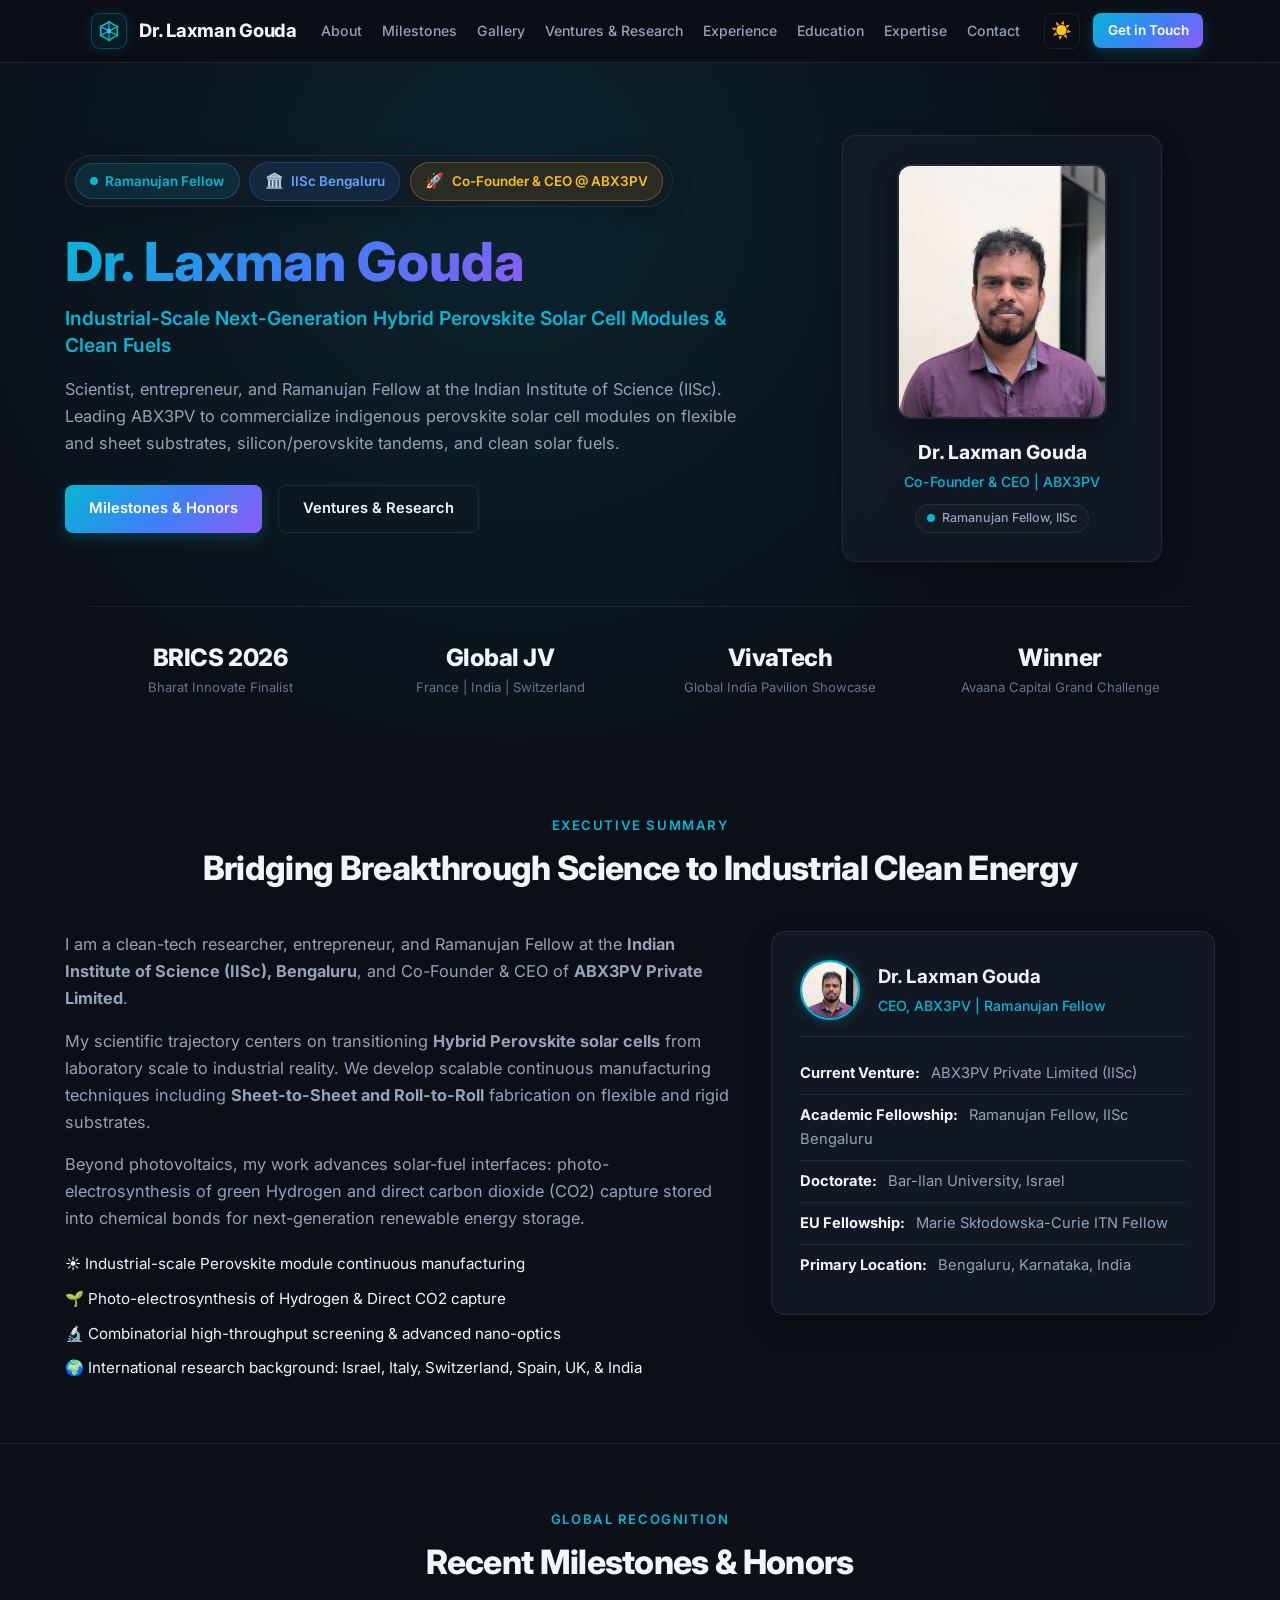
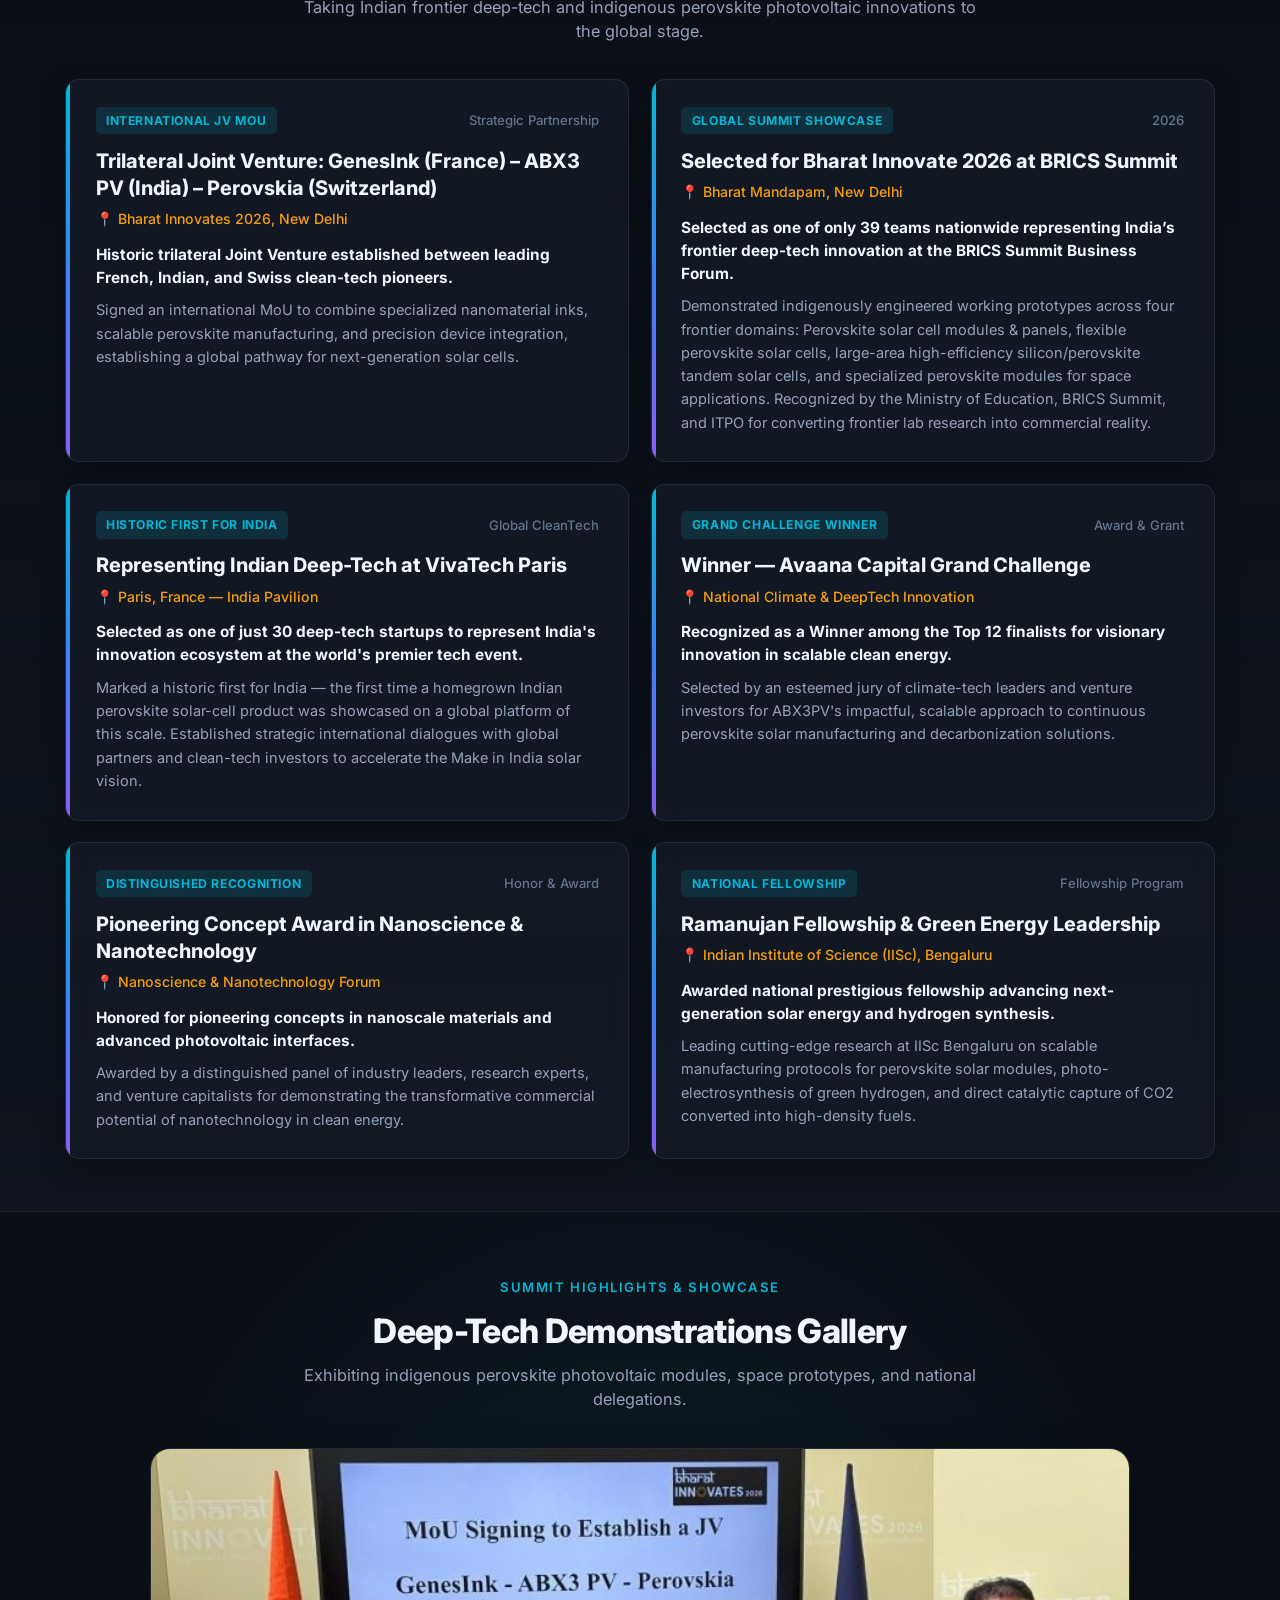
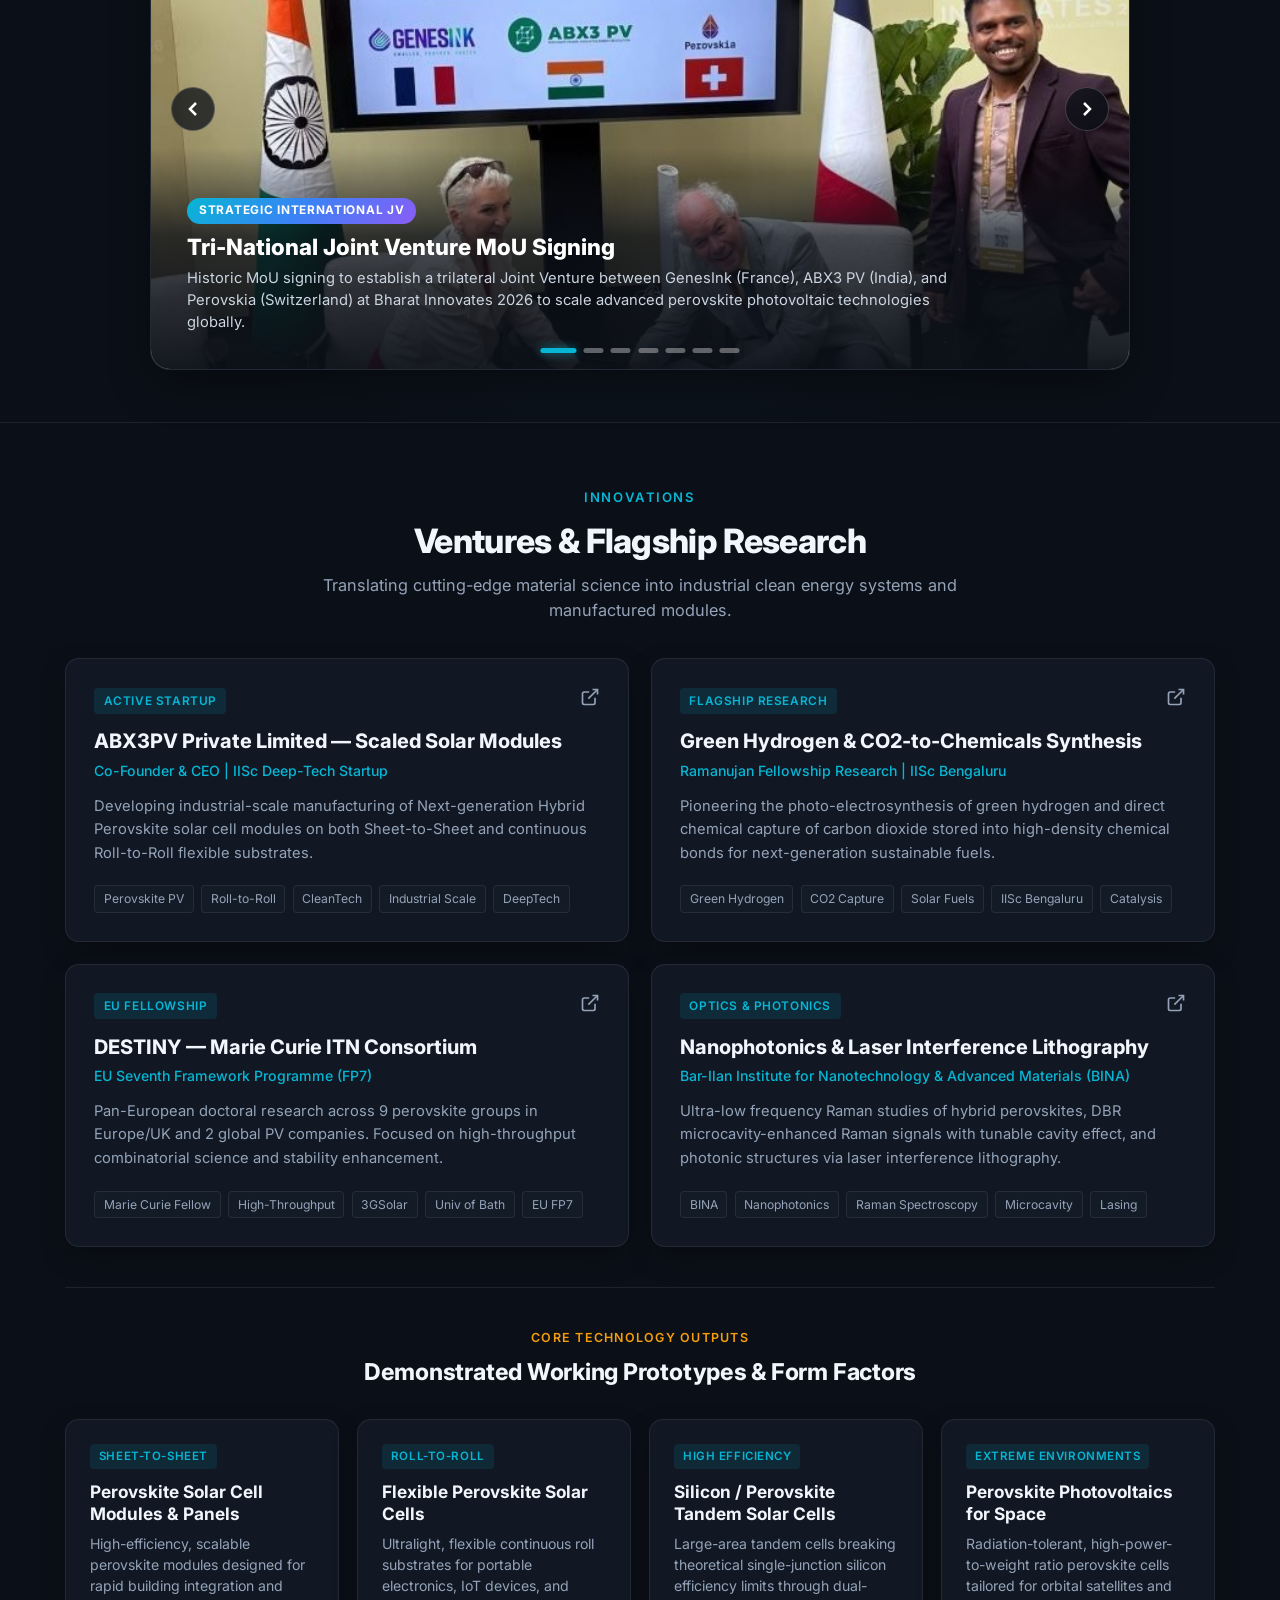
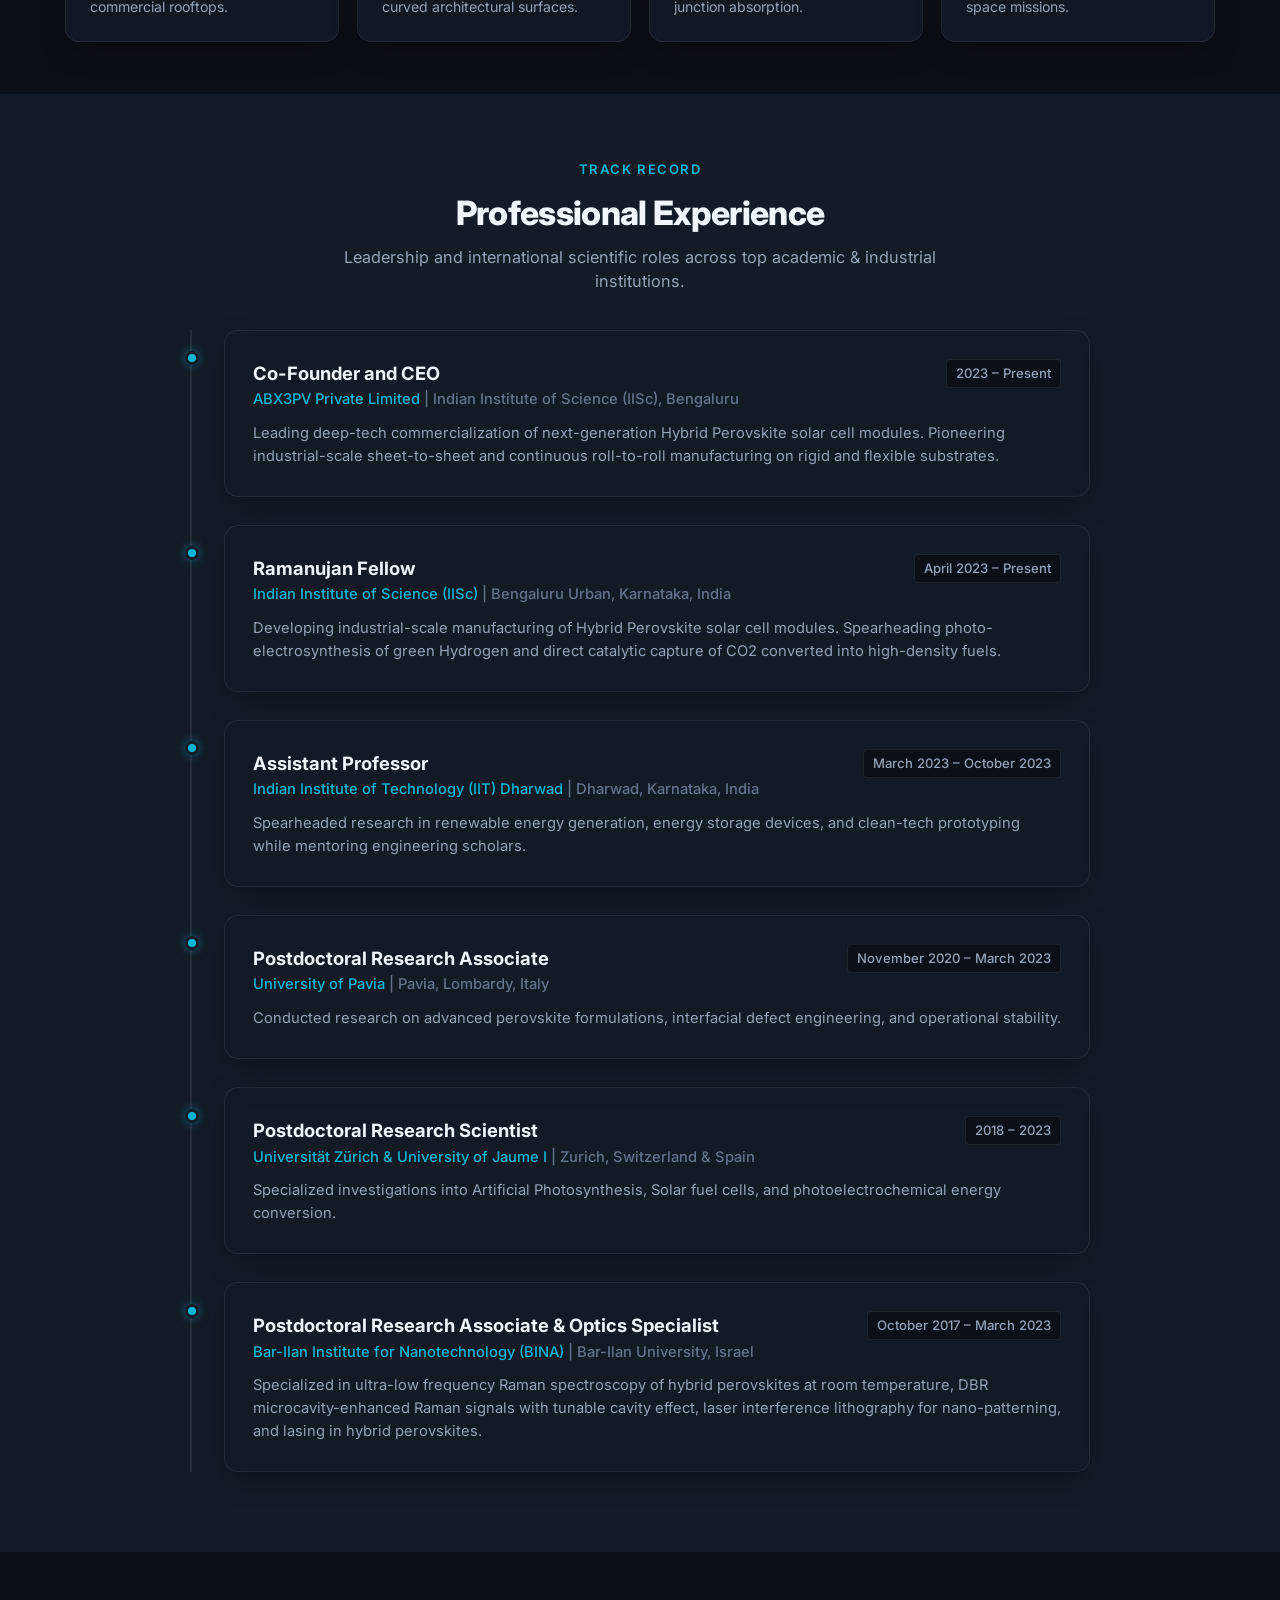
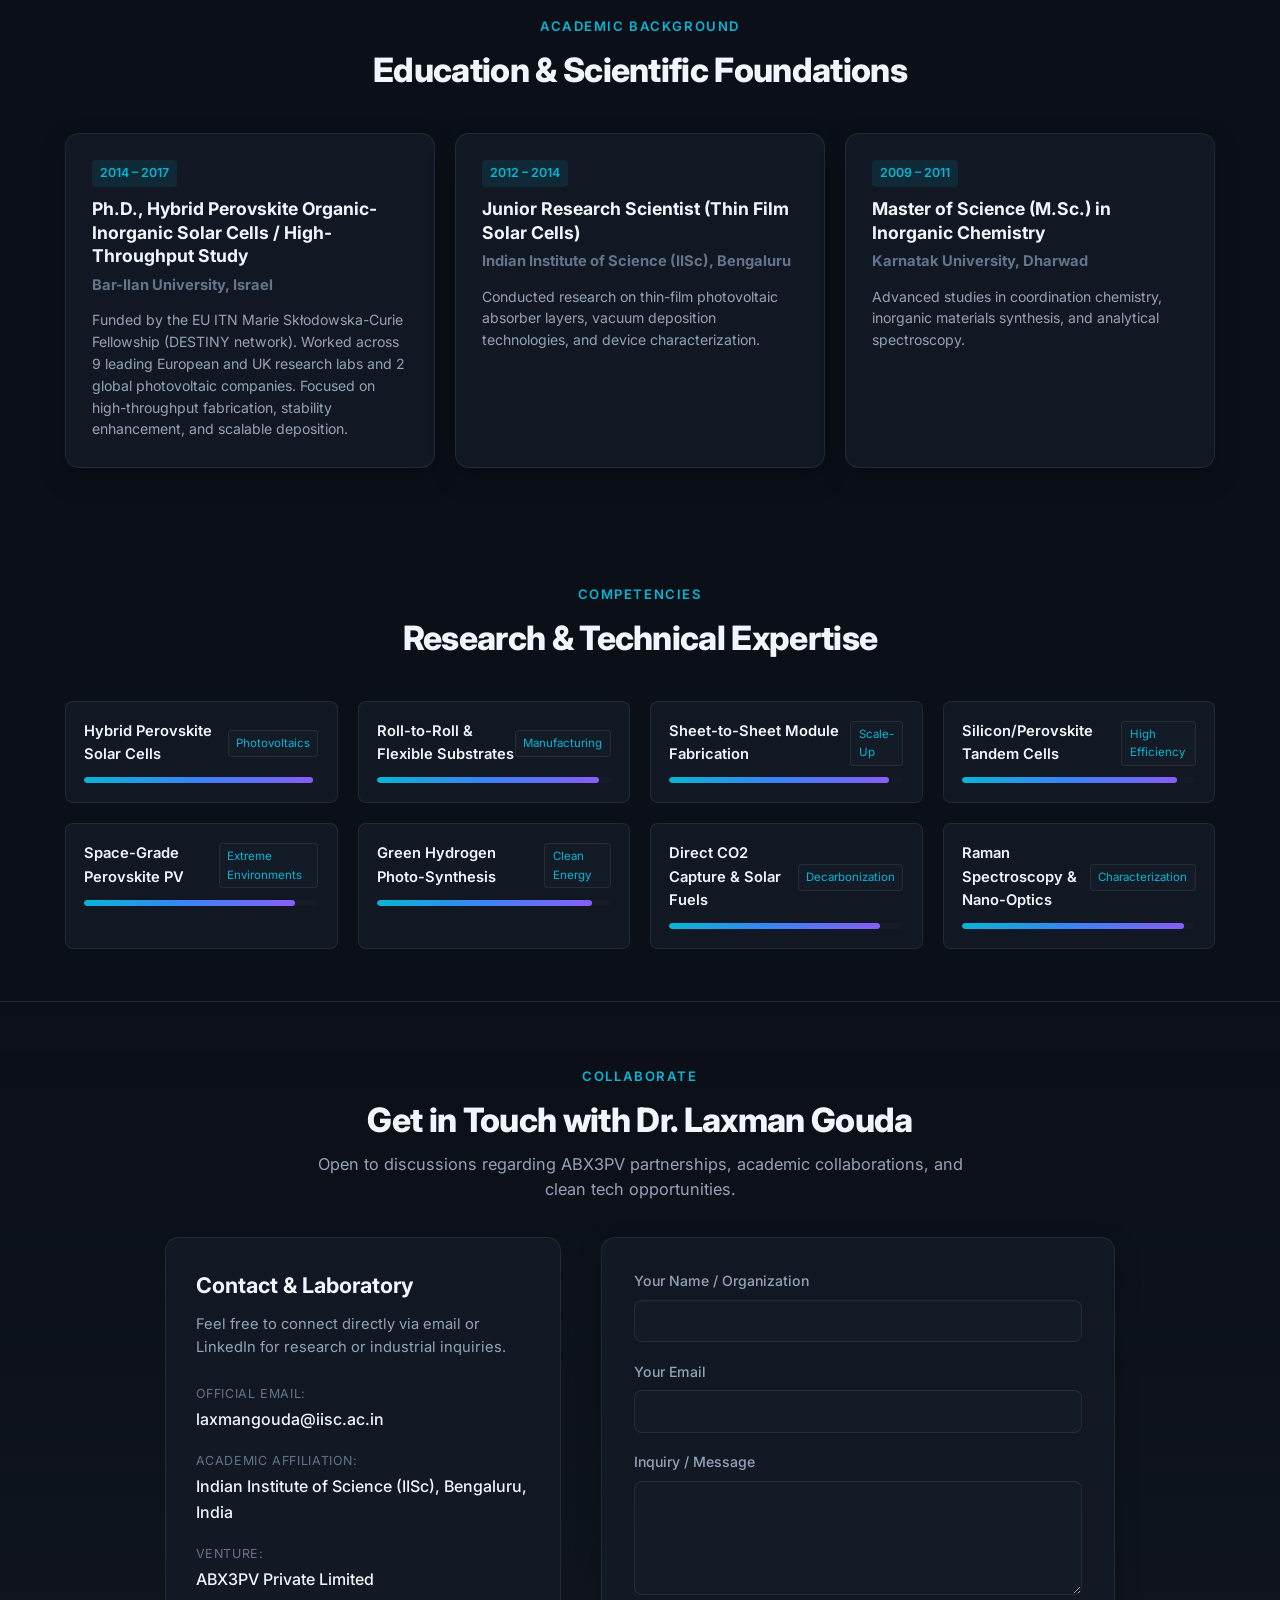
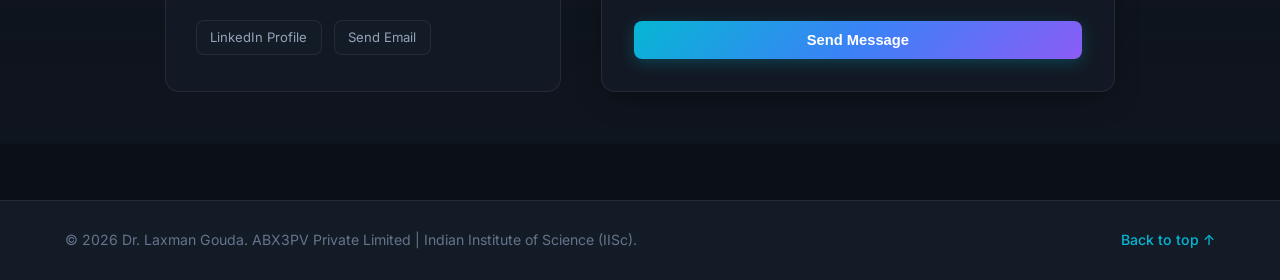
<file: index.html>
﻿<!DOCTYPE html>
<html lang="en" data-theme="dark">
<head>
    <meta charset="UTF-8">
    <meta name="viewport" content="width=device-width, initial-scale=1.0">
    <title>Dr. Laxman Gouda | Co-Founder &amp; CEO, ABX3PV | Ramanujan Fellow at IISc Bengaluru</title>
    <meta name="description" content="Industrial-Scale Next-Generation Hybrid Perovskite Solar Cell Modules &amp; Clean Fuels">
    <link rel="stylesheet" href="/static/css/style.css">
    <link rel="preconnect" href="https://fonts.googleapis.com">
    <link rel="preconnect" href="https://fonts.gstatic.com" crossorigin>
    <link href="https://fonts.googleapis.com/css2?family=Inter:wght@300;400;500;600;700;800&family=JetBrains+Mono:wght@400;500;600&display=swap" rel="stylesheet">
</head>
<body>
    <!-- Navigation Bar -->
    <header class="navbar" id="navbar">
        <div class="nav-container">
            <a href="#" class="brand-logo" title="Dr. Laxman Gouda">
                <!-- Professional Perovskite (ABX3) Crystal Lattice Logo -->
                <span class="brand-emblem" aria-hidden="true">
                    <svg width="22" height="22" viewBox="0 0 24 24" fill="none" xmlns="http://www.w3.org/2000/svg">
                        <polygon points="12,2 21,7.2 21,16.8 12,22 3,16.8 3,7.2" stroke="url(#perovGrad)" stroke-width="1.7" stroke-linejoin="round" fill="rgba(6, 182, 212, 0.08)"/>
                        <line x1="12" y1="12" x2="12" y2="2" stroke="url(#perovGrad)" stroke-width="1.4"/>
                        <line x1="12" y1="12" x2="21" y2="7.2" stroke="url(#perovGrad)" stroke-width="1.4"/>
                        <line x1="12" y1="12" x2="3" y2="7.2" stroke="url(#perovGrad)" stroke-width="1.4"/>
                        <line x1="12" y1="12" x2="12" y2="22" stroke="url(#perovGrad)" stroke-width="1.4"/>
                        <line x1="12" y1="12" x2="21" y2="16.8" stroke="url(#perovGrad)" stroke-width="1.4"/>
                        <line x1="12" y1="12" x2="3" y2="16.8" stroke="url(#perovGrad)" stroke-width="1.4"/>
                        <circle cx="12" cy="12" r="2.5" fill="#38bdf8"/>
                        <circle cx="12" cy="2" r="1.3" fill="#10b981"/>
                        <circle cx="21" cy="7.2" r="1.3" fill="#10b981"/>
                        <circle cx="21" cy="16.8" r="1.3" fill="#10b981"/>
                        <circle cx="12" cy="22" r="1.3" fill="#10b981"/>
                        <circle cx="3" cy="16.8" r="1.3" fill="#10b981"/>
                        <circle cx="3" cy="7.2" r="1.3" fill="#10b981"/>
                        <defs>
                            <linearGradient id="perovGrad" x1="3" y1="2" x2="21" y2="22" gradientUnits="userSpaceOnUse">
                                <stop stop-color="#38bdf8"/>
                                <stop offset="0.5" stop-color="#06b6d4"/>
                                <stop offset="1" stop-color="#10b981"/>
                            </linearGradient>
                        </defs>
                    </svg>
                </span>
                <span class="brand-text">Dr. Laxman Gouda</span>
            </a>
            <nav class="nav-links">
                <a href="#about" class="nav-link">About</a>
                <a href="#highlights" class="nav-link">Milestones</a>
                <a href="#gallery" class="nav-link">Gallery</a>
                <a href="#ventures" class="nav-link">Ventures &amp; Research</a>
                <a href="#experience" class="nav-link">Experience</a>
                <a href="#education" class="nav-link">Education</a>
                <a href="#expertise" class="nav-link">Expertise</a>
                <a href="#contact" class="nav-link">Contact</a>
            </nav>
            <div class="nav-actions">
                <button class="theme-toggle" id="themeToggle" aria-label="Toggle color theme">
                    <span class="theme-icon sun-icon">☀️</span>
                    <span class="theme-icon moon-icon">🌙</span>
                </button>
                <a href="mailto:laxmangouda@iisc.ac.in" class="btn btn-primary btn-sm">Get in Touch</a>
            </div>
        </div>
    </header>

    <main>
        <!-- Hero Section with Profile Photo -->
        <section class="hero-section" id="hero">
            <div class="container hero-layout">
                <div class="hero-content">
                    <div class="hero-badge-group">
                        <div class="hero-pill hero-pill-fellow">
                            <span class="pulse-dot"></span>
                            <span class="pill-label">Ramanujan Fellow</span>
                        </div>
                        <div class="hero-pill hero-pill-inst">
                            <span class="pill-icon">🏛️</span>
                            <span class="pill-label">IISc Bengaluru</span>
                        </div>
                        <div class="hero-pill hero-pill-venture">
                            <span class="pill-icon">🚀</span>
                            <span class="pill-label">Co-Founder &amp; CEO @ ABX3PV</span>
                        </div>
                    </div>

                    <h1 class="hero-title">
                        <span class="gradient-text">Dr. Laxman Gouda</span>
                    </h1>
                    <p class="hero-subtitle">Industrial-Scale Next-Generation Hybrid Perovskite Solar Cell Modules &amp; Clean Fuels</p>
                    <p class="hero-description">Scientist, entrepreneur, and Ramanujan Fellow at the Indian Institute of Science (IISc). Leading ABX3PV to commercialize indigenous perovskite solar cell modules on flexible and sheet substrates, silicon/perovskite tandems, and clean solar fuels.</p>

                    <div class="hero-actions">
                        <a href="#highlights" class="btn btn-primary">Milestones &amp; Honors</a>
                        <a href="#ventures" class="btn btn-outline">Ventures &amp; Research</a>
                    </div>
                </div>

                <!-- Hero Photo Card -->
                <div class="hero-photo-wrapper">
                    <div class="hero-photo-card card-glass">
                        <div class="photo-glow-ring">
                            <img src="/static/images/photo.jpg" alt="Dr. Laxman Gouda" class="hero-avatar" />
                        </div>
                        <div class="hero-photo-meta">
                            <h3 class="photo-name">Dr. Laxman Gouda</h3>
                            <p class="photo-tagline">Co-Founder &amp; CEO | ABX3PV</p>
                            <span class="photo-status">
                                <span class="pulse-dot"></span> Ramanujan Fellow, IISc
                            </span>
                        </div>
                    </div>
                </div>
            </div>

            <!-- Hero Stats Counter Bar -->
            <div class="container">
                <div class="hero-stats">
                    
                    <div class="stat-card">
                        <span class="stat-number">BRICS 2026</span>
                        <span class="stat-label">Bharat Innovate Finalist</span>
                    </div>
                    
                    <div class="stat-card">
                        <span class="stat-number">Global JV</span>
                        <span class="stat-label">France | India | Switzerland</span>
                    </div>
                    
                    <div class="stat-card">
                        <span class="stat-number">VivaTech</span>
                        <span class="stat-label">Global India Pavilion Showcase</span>
                    </div>
                    
                    <div class="stat-card">
                        <span class="stat-number">Winner</span>
                        <span class="stat-label">Avaana Capital Grand Challenge</span>
                    </div>
                    
                </div>
            </div>
        </section>

        <!-- Executive Summary / About Section -->
        <section class="section about-section" id="about">
            <div class="container">
                <div class="section-header">
                    <span class="section-tag">Executive Summary</span>
                    <h2 class="section-title">Bridging Breakthrough Science to Industrial Clean Energy</h2>
                </div>
                <div class="about-grid">
                    <div class="about-text">
                        <p>
                            I am a clean-tech researcher, entrepreneur, and Ramanujan Fellow at the <strong>Indian Institute of Science (IISc), Bengaluru</strong>, and Co-Founder &amp; CEO of <strong>ABX3PV Private Limited</strong>.
                        </p>
                        <p>
                            My scientific trajectory centers on transitioning <strong>Hybrid Perovskite solar cells</strong> from laboratory scale to industrial reality. We develop scalable continuous manufacturing techniques including <strong>Sheet-to-Sheet and Roll-to-Roll</strong> fabrication on flexible and rigid substrates.
                        </p>
                        <p>
                            Beyond photovoltaics, my work advances solar-fuel interfaces: photo-electrosynthesis of green Hydrogen and direct carbon dioxide (CO2) capture stored into chemical bonds for next-generation renewable energy storage.
                        </p>
                        <ul class="about-highlights">
                            <li>☀️ Industrial-scale Perovskite module continuous manufacturing</li>
                            <li>🌱 Photo-electrosynthesis of Hydrogen &amp; Direct CO2 capture</li>
                            <li>🔬 Combinatorial high-throughput screening &amp; advanced nano-optics</li>
                            <li>🌍 International research background: Israel, Italy, Switzerland, Spain, UK, &amp; India</li>
                        </ul>
                    </div>
                    <div class="about-card">
                        <div class="card-glass">
                            <div class="about-photo-header">
                                <img src="/static/images/photo.jpg" alt="Dr. Laxman Gouda" class="about-thumb" />
                                <div>
                                    <h3 style="margin-bottom: 0.2rem;">Dr. Laxman Gouda</h3>
                                    <p style="color: var(--accent-primary); font-size: 0.88rem; font-weight: 500;">CEO, ABX3PV | Ramanujan Fellow</p>
                                </div>
                            </div>
                            <ul class="quick-facts">
                                <li><strong>Current Venture:</strong> ABX3PV Private Limited (IISc)</li>
                                <li><strong>Academic Fellowship:</strong> Ramanujan Fellow, IISc Bengaluru</li>
                                <li><strong>Doctorate:</strong> Bar-Ilan University, Israel</li>
                                <li><strong>EU Fellowship:</strong> Marie Skłodowska-Curie ITN Fellow</li>
                                <li><strong>Primary Location:</strong> Bengaluru, Karnataka, India</li>
                            </ul>
                        </div>
                    </div>
                </div>
            </div>
        </section>

        <!-- Recent Milestones & Honors Section (Streamlined Spacing) -->
        <section class="section highlights-section" id="highlights">
            <div class="container">
                <div class="section-header">
                    <span class="section-tag">Global Recognition</span>
                    <h2 class="section-title">Recent Milestones &amp; Honors</h2>
                    <p class="section-subtitle">Taking Indian frontier deep-tech and indigenous perovskite photovoltaic innovations to the global stage.</p>
                </div>

                <div class="highlights-grid">
                    
                    <article class="highlight-card card-glass">
                        <div class="highlight-header">
                            <span class="highlight-badge">International JV MoU</span>
                            <span class="highlight-date">Strategic Partnership</span>
                        </div>
                        <h3 class="highlight-title">Trilateral Joint Venture: GenesInk (France) – ABX3 PV (India) – Perovskia (Switzerland)</h3>
                        <p class="highlight-venue">📍 Bharat Innovates 2026, New Delhi</p>
                        <p class="highlight-summary"><strong>Historic trilateral Joint Venture established between leading French, Indian, and Swiss clean-tech pioneers.</strong></p>
                        <p class="highlight-details">Signed an international MoU to combine specialized nanomaterial inks, scalable perovskite manufacturing, and precision device integration, establishing a global pathway for next-generation solar cells.</p>
                    </article>
                    
                    <article class="highlight-card card-glass">
                        <div class="highlight-header">
                            <span class="highlight-badge">Global Summit Showcase</span>
                            <span class="highlight-date">2026</span>
                        </div>
                        <h3 class="highlight-title">Selected for Bharat Innovate 2026 at BRICS Summit</h3>
                        <p class="highlight-venue">📍 Bharat Mandapam, New Delhi</p>
                        <p class="highlight-summary"><strong>Selected as one of only 39 teams nationwide representing India’s frontier deep-tech innovation at the BRICS Summit Business Forum.</strong></p>
                        <p class="highlight-details">Demonstrated indigenously engineered working prototypes across four frontier domains: Perovskite solar cell modules &amp; panels, flexible perovskite solar cells, large-area high-efficiency silicon/perovskite tandem solar cells, and specialized perovskite modules for space applications. Recognized by the Ministry of Education, BRICS Summit, and ITPO for converting frontier lab research into commercial reality.</p>
                    </article>
                    
                    <article class="highlight-card card-glass">
                        <div class="highlight-header">
                            <span class="highlight-badge">Historic First for India</span>
                            <span class="highlight-date">Global CleanTech</span>
                        </div>
                        <h3 class="highlight-title">Representing Indian Deep-Tech at VivaTech Paris</h3>
                        <p class="highlight-venue">📍 Paris, France — India Pavilion</p>
                        <p class="highlight-summary"><strong>Selected as one of just 30 deep-tech startups to represent India&#39;s innovation ecosystem at the world&#39;s premier tech event.</strong></p>
                        <p class="highlight-details">Marked a historic first for India — the first time a homegrown Indian perovskite solar-cell product was showcased on a global platform of this scale. Established strategic international dialogues with global partners and clean-tech investors to accelerate the Make in India solar vision.</p>
                    </article>
                    
                    <article class="highlight-card card-glass">
                        <div class="highlight-header">
                            <span class="highlight-badge">Grand Challenge Winner</span>
                            <span class="highlight-date">Award &amp; Grant</span>
                        </div>
                        <h3 class="highlight-title">Winner — Avaana Capital Grand Challenge</h3>
                        <p class="highlight-venue">📍 National Climate &amp; DeepTech Innovation</p>
                        <p class="highlight-summary"><strong>Recognized as a Winner among the Top 12 finalists for visionary innovation in scalable clean energy.</strong></p>
                        <p class="highlight-details">Selected by an esteemed jury of climate-tech leaders and venture investors for ABX3PV&#39;s impactful, scalable approach to continuous perovskite solar manufacturing and decarbonization solutions.</p>
                    </article>
                    
                    <article class="highlight-card card-glass">
                        <div class="highlight-header">
                            <span class="highlight-badge">Distinguished Recognition</span>
                            <span class="highlight-date">Honor &amp; Award</span>
                        </div>
                        <h3 class="highlight-title">Pioneering Concept Award in Nanoscience &amp; Nanotechnology</h3>
                        <p class="highlight-venue">📍 Nanoscience &amp; Nanotechnology Forum</p>
                        <p class="highlight-summary"><strong>Honored for pioneering concepts in nanoscale materials and advanced photovoltaic interfaces.</strong></p>
                        <p class="highlight-details">Awarded by a distinguished panel of industry leaders, research experts, and venture capitalists for demonstrating the transformative commercial potential of nanotechnology in clean energy.</p>
                    </article>
                    
                    <article class="highlight-card card-glass">
                        <div class="highlight-header">
                            <span class="highlight-badge">National Fellowship</span>
                            <span class="highlight-date">Fellowship Program</span>
                        </div>
                        <h3 class="highlight-title">Ramanujan Fellowship &amp; Green Energy Leadership</h3>
                        <p class="highlight-venue">📍 Indian Institute of Science (IISc), Bengaluru</p>
                        <p class="highlight-summary"><strong>Awarded national prestigious fellowship advancing next-generation solar energy and hydrogen synthesis.</strong></p>
                        <p class="highlight-details">Leading cutting-edge research at IISc Bengaluru on scalable manufacturing protocols for perovskite solar modules, photo-electrosynthesis of green hydrogen, and direct catalytic capture of CO2 converted into high-density fuels.</p>
                    </article>
                    
                </div>
            </div>
        </section>

        <!-- Interactive Image Slider Gallery (Cohesive Transition) -->
        <section class="section gallery-section" id="gallery">
            <div class="container">
                <div class="section-header">
                    <span class="section-tag">Summit Highlights &amp; Showcase</span>
                    <h2 class="section-title">Deep-Tech Demonstrations Gallery</h2>
                    <p class="section-subtitle">Exhibiting indigenous perovskite photovoltaic modules, space prototypes, and national delegations.</p>
                </div>

                <div class="slider-wrapper" id="imageSlider">
                    <div class="slider-track" id="sliderTrack">
                        
                        <div class="slide-item active" data-index="0">
                            <div class="slide-image-container">
                                <img src="/static/images/slider-jv-mou-signing.jpg" alt="Tri-National Joint Venture MoU Signing" class="slide-img" loading="lazy" />
                                <div class="slide-overlay">
                                    <span class="slide-badge">Strategic International JV</span>
                                    <h3 class="slide-title">Tri-National Joint Venture MoU Signing</h3>
                                    <p class="slide-caption">Historic MoU signing to establish a trilateral Joint Venture between GenesInk (France), ABX3 PV (India), and Perovskia (Switzerland) at Bharat Innovates 2026 to scale advanced perovskite photovoltaic technologies globally.</p>
                                </div>
                            </div>
                        </div>
                        
                        <div class="slide-item " data-index="1">
                            <div class="slide-image-container">
                                <img src="/static/images/slider-lab-prototype.jpg" alt="Dr. Laxman Gouda with Indigenous Perovskite Solar Module" class="slide-img" loading="lazy" />
                                <div class="slide-overlay">
                                    <span class="slide-badge">Lab-to-Scale Fabrication</span>
                                    <h3 class="slide-title">Dr. Laxman Gouda with Indigenous Perovskite Solar Module</h3>
                                    <p class="slide-caption">Dr. Laxman Gouda in the laboratory showcasing an indigenously engineered, large-area multi-cell hybrid perovskite solar module with integrated interconnects and electrical output leads.</p>
                                </div>
                            </div>
                        </div>
                        
                        <div class="slide-item " data-index="2">
                            <div class="slide-image-container">
                                <img src="/static/images/slider-booth-showcase.jpg" alt="ABX3PV Pavilion at Bharat Innovates 2026 (Booth 102)" class="slide-img" loading="lazy" />
                                <div class="slide-overlay">
                                    <span class="slide-badge">Energy, Climate &amp; Sustainability</span>
                                    <h3 class="slide-title">ABX3PV Pavilion at Bharat Innovates 2026 (Booth 102)</h3>
                                    <p class="slide-caption">Exhibiting flexible continuous roll solar cells, glass-based modules, and silicon/perovskite tandem architectures to international delegates and industry leaders at Bharat Mandapam.</p>
                                </div>
                            </div>
                        </div>
                        
                        <div class="slide-item " data-index="3">
                            <div class="slide-image-container">
                                <img src="/static/images/slider-prototypes-showcase.jpg" alt="ABX3PV Industrial &amp; Flexible Solar Prototypes" class="slide-img" loading="lazy" />
                                <div class="slide-overlay">
                                    <span class="slide-badge">Live Working Prototypes</span>
                                    <h3 class="slide-title">ABX3PV Industrial &amp; Flexible Solar Prototypes</h3>
                                    <p class="slide-caption">Live working demonstrations of sheet-to-sheet perovskite modules, continuous roll-to-roll flexible substrates, tandem cells, and solar-driven systems at the BRICS Summit.</p>
                                </div>
                            </div>
                        </div>
                        
                        <div class="slide-item " data-index="4">
                            <div class="slide-image-container">
                                <img src="/static/images/slider-perovskite-space.jpg" alt="Perovskite Photovoltaics for Space Applications" class="slide-img" loading="lazy" />
                                <div class="slide-overlay">
                                    <span class="slide-badge">Frontier Innovation</span>
                                    <h3 class="slide-title">Perovskite Photovoltaics for Space Applications</h3>
                                    <p class="slide-caption">Working satellite prototype equipped with radiation-tolerant, high-power-to-weight ratio perovskite solar cells engineered for extreme orbital and space environments.</p>
                                </div>
                            </div>
                        </div>
                        
                        <div class="slide-item " data-index="5">
                            <div class="slide-image-container">
                                <img src="/static/images/slider-brics-team.jpg" alt="Bharat Innovate 2026 at Bharat Mandapam" class="slide-img" loading="lazy" />
                                <div class="slide-overlay">
                                    <span class="slide-badge">BRICS Summit 2026</span>
                                    <h3 class="slide-title">Bharat Innovate 2026 at Bharat Mandapam</h3>
                                    <p class="slide-caption">Selected among the 39 deep-tech innovators nationwide presenting India&#39;s frontier clean-energy technology to global leaders and business delegations.</p>
                                </div>
                            </div>
                        </div>
                        
                        <div class="slide-item " data-index="6">
                            <div class="slide-image-container">
                                <img src="/static/images/slider-brics-banner.jpg" alt="BRICS India 2026 | Bharat Innovates" class="slide-img" loading="lazy" />
                                <div class="slide-overlay">
                                    <span class="slide-badge">National Platform</span>
                                    <h3 class="slide-title">BRICS India 2026 | Bharat Innovates</h3>
                                    <p class="slide-caption">Official platform honoring academia-led deep-tech startups advancing indigenous high-efficiency energy and manufacturing capabilities.</p>
                                </div>
                            </div>
                        </div>
                        
                    </div>

                    <!-- Slider Navigation Buttons -->
                    <button class="slider-btn prev-btn" id="prevSlide" aria-label="Previous slide">
                        <svg width="24" height="24" viewBox="0 0 24 24" fill="none" stroke="currentColor" stroke-width="2.5"><polyline points="15 18 9 12 15 6"></polyline></svg>
                    </button>
                    <button class="slider-btn next-btn" id="nextSlide" aria-label="Next slide">
                        <svg width="24" height="24" viewBox="0 0 24 24" fill="none" stroke="currentColor" stroke-width="2.5"><polyline points="9 18 15 12 9 6"></polyline></svg>
                    </button>

                    <!-- Slider Indicator Dots -->
                    <div class="slider-dots" id="sliderDots">
                        
                        <button class="slider-dot active" data-slide="0" aria-label="Slide 1"></button>
                        
                        <button class="slider-dot " data-slide="1" aria-label="Slide 2"></button>
                        
                        <button class="slider-dot " data-slide="2" aria-label="Slide 3"></button>
                        
                        <button class="slider-dot " data-slide="3" aria-label="Slide 4"></button>
                        
                        <button class="slider-dot " data-slide="4" aria-label="Slide 5"></button>
                        
                        <button class="slider-dot " data-slide="5" aria-label="Slide 6"></button>
                        
                        <button class="slider-dot " data-slide="6" aria-label="Slide 7"></button>
                        
                    </div>
                </div>
            </div>
        </section>

        <!-- Ventures & Flagship Research Section (Integrated & Cleanly Spaced) -->
        <section class="section projects-section" id="ventures">
            <div class="container">
                <div class="section-header">
                    <span class="section-tag">Innovations</span>
                    <h2 class="section-title">Ventures &amp; Flagship Research</h2>
                    <p class="section-subtitle">Translating cutting-edge material science into industrial clean energy systems and manufactured modules.</p>
                </div>

                <!-- Core Ventures Grid -->
                <div class="projects-grid">
                    
                    <article class="project-card">
                        <div class="project-header">
                            <span class="project-badge">Active Startup</span>
                            <div class="project-links">
                                <a href="https://www.linkedin.com/in/dr-laxman-gouda-49878337/" target="_blank" rel="noopener noreferrer" class="icon-link" title="View Details">
                                    <svg width="20" height="20" viewBox="0 0 24 24" fill="none" stroke="currentColor" stroke-width="2"><path d="M18 13v6a2 2 0 0 1-2 2H5a2 2 0 0 1-2-2V8a2 2 0 0 1 2-2h6"></path><polyline points="15 3 21 3 21 9"></polyline><line x1="10" y1="14" x2="21" y2="3"></line></svg>
                                </a>
                            </div>
                        </div>
                        <h3 class="project-title">ABX3PV Private Limited — Scaled Solar Modules</h3>
                        <p class="project-subtitle-text">Co-Founder &amp; CEO | IISc Deep-Tech Startup</p>
                        <p class="project-description">Developing industrial-scale manufacturing of Next-generation Hybrid Perovskite solar cell modules on both Sheet-to-Sheet and continuous Roll-to-Roll flexible substrates.</p>
                        <div class="project-tags">
                            
                            <span class="tag">Perovskite PV</span>
                            
                            <span class="tag">Roll-to-Roll</span>
                            
                            <span class="tag">CleanTech</span>
                            
                            <span class="tag">Industrial Scale</span>
                            
                            <span class="tag">DeepTech</span>
                            
                        </div>
                    </article>
                    
                    <article class="project-card">
                        <div class="project-header">
                            <span class="project-badge">Flagship Research</span>
                            <div class="project-links">
                                <a href="https://www.linkedin.com/in/dr-laxman-gouda-49878337/" target="_blank" rel="noopener noreferrer" class="icon-link" title="View Details">
                                    <svg width="20" height="20" viewBox="0 0 24 24" fill="none" stroke="currentColor" stroke-width="2"><path d="M18 13v6a2 2 0 0 1-2 2H5a2 2 0 0 1-2-2V8a2 2 0 0 1 2-2h6"></path><polyline points="15 3 21 3 21 9"></polyline><line x1="10" y1="14" x2="21" y2="3"></line></svg>
                                </a>
                            </div>
                        </div>
                        <h3 class="project-title">Green Hydrogen &amp; CO2-to-Chemicals Synthesis</h3>
                        <p class="project-subtitle-text">Ramanujan Fellowship Research | IISc Bengaluru</p>
                        <p class="project-description">Pioneering the photo-electrosynthesis of green hydrogen and direct chemical capture of carbon dioxide stored into high-density chemical bonds for next-generation sustainable fuels.</p>
                        <div class="project-tags">
                            
                            <span class="tag">Green Hydrogen</span>
                            
                            <span class="tag">CO2 Capture</span>
                            
                            <span class="tag">Solar Fuels</span>
                            
                            <span class="tag">IISc Bengaluru</span>
                            
                            <span class="tag">Catalysis</span>
                            
                        </div>
                    </article>
                    
                    <article class="project-card">
                        <div class="project-header">
                            <span class="project-badge">EU Fellowship</span>
                            <div class="project-links">
                                <a href="https://www.linkedin.com/in/dr-laxman-gouda-49878337/" target="_blank" rel="noopener noreferrer" class="icon-link" title="View Details">
                                    <svg width="20" height="20" viewBox="0 0 24 24" fill="none" stroke="currentColor" stroke-width="2"><path d="M18 13v6a2 2 0 0 1-2 2H5a2 2 0 0 1-2-2V8a2 2 0 0 1 2-2h6"></path><polyline points="15 3 21 3 21 9"></polyline><line x1="10" y1="14" x2="21" y2="3"></line></svg>
                                </a>
                            </div>
                        </div>
                        <h3 class="project-title">DESTINY — Marie Curie ITN Consortium</h3>
                        <p class="project-subtitle-text">EU Seventh Framework Programme (FP7)</p>
                        <p class="project-description">Pan-European doctoral research across 9 perovskite groups in Europe/UK and 2 global PV companies. Focused on high-throughput combinatorial science and stability enhancement.</p>
                        <div class="project-tags">
                            
                            <span class="tag">Marie Curie Fellow</span>
                            
                            <span class="tag">High-Throughput</span>
                            
                            <span class="tag">3GSolar</span>
                            
                            <span class="tag">Univ of Bath</span>
                            
                            <span class="tag">EU FP7</span>
                            
                        </div>
                    </article>
                    
                    <article class="project-card">
                        <div class="project-header">
                            <span class="project-badge">Optics &amp; Photonics</span>
                            <div class="project-links">
                                <a href="https://www.linkedin.com/in/dr-laxman-gouda-49878337/" target="_blank" rel="noopener noreferrer" class="icon-link" title="View Details">
                                    <svg width="20" height="20" viewBox="0 0 24 24" fill="none" stroke="currentColor" stroke-width="2"><path d="M18 13v6a2 2 0 0 1-2 2H5a2 2 0 0 1-2-2V8a2 2 0 0 1 2-2h6"></path><polyline points="15 3 21 3 21 9"></polyline><line x1="10" y1="14" x2="21" y2="3"></line></svg>
                                </a>
                            </div>
                        </div>
                        <h3 class="project-title">Nanophotonics &amp; Laser Interference Lithography</h3>
                        <p class="project-subtitle-text">Bar-Ilan Institute for Nanotechnology &amp; Advanced Materials (BINA)</p>
                        <p class="project-description">Ultra-low frequency Raman studies of hybrid perovskites, DBR microcavity-enhanced Raman signals with tunable cavity effect, and photonic structures via laser interference lithography.</p>
                        <div class="project-tags">
                            
                            <span class="tag">BINA</span>
                            
                            <span class="tag">Nanophotonics</span>
                            
                            <span class="tag">Raman Spectroscopy</span>
                            
                            <span class="tag">Microcavity</span>
                            
                            <span class="tag">Lasing</span>
                            
                        </div>
                    </article>
                    
                </div>

                <!-- Integrated Demonstrated Capabilities Bar (Seamless sub-tier instead of extra fragmented section) -->
                <div class="ventures-capabilities-block">
                    <div class="capabilities-header">
                        <span class="capabilities-tag">Core Technology Outputs</span>
                        <h3 class="capabilities-title">Demonstrated Working Prototypes &amp; Form Factors</h3>
                    </div>
                    <div class="prototypes-grid">
                        
                        <div class="proto-card card-glass">
                            <span class="proto-tag">Sheet-to-Sheet</span>
                            <h4 class="proto-title">Perovskite Solar Cell Modules &amp; Panels</h4>
                            <p class="proto-desc">High-efficiency, scalable perovskite modules designed for rapid building integration and commercial rooftops.</p>
                        </div>
                        
                        <div class="proto-card card-glass">
                            <span class="proto-tag">Roll-to-Roll</span>
                            <h4 class="proto-title">Flexible Perovskite Solar Cells</h4>
                            <p class="proto-desc">Ultralight, flexible continuous roll substrates for portable electronics, IoT devices, and curved architectural surfaces.</p>
                        </div>
                        
                        <div class="proto-card card-glass">
                            <span class="proto-tag">High Efficiency</span>
                            <h4 class="proto-title">Silicon / Perovskite Tandem Solar Cells</h4>
                            <p class="proto-desc">Large-area tandem cells breaking theoretical single-junction silicon efficiency limits through dual-junction absorption.</p>
                        </div>
                        
                        <div class="proto-card card-glass">
                            <span class="proto-tag">Extreme Environments</span>
                            <h4 class="proto-title">Perovskite Photovoltaics for Space</h4>
                            <p class="proto-desc">Radiation-tolerant, high-power-to-weight ratio perovskite cells tailored for orbital satellites and space missions.</p>
                        </div>
                        
                    </div>
                </div>
            </div>
        </section>

        <!-- Professional Experience Section -->
        <section class="section experience-section" id="experience">
            <div class="container">
                <div class="section-header">
                    <span class="section-tag">Track Record</span>
                    <h2 class="section-title">Professional Experience</h2>
                    <p class="section-subtitle">Leadership and international scientific roles across top academic &amp; industrial institutions.</p>
                </div>

                <div class="timeline-container">
                    
                    <div class="timeline-item">
                        <div class="timeline-marker"></div>
                        <div class="timeline-content card-glass">
                            <div class="timeline-header">
                                <div>
                                    <h3 class="timeline-role">Co-Founder and CEO</h3>
                                    <h4 class="timeline-institution">ABX3PV Private Limited <span class="timeline-affiliation">| Indian Institute of Science (IISc), Bengaluru</span></h4>
                                </div>
                                <span class="timeline-period">2023 – Present</span>
                            </div>
                            <p class="timeline-desc">Leading deep-tech commercialization of next-generation Hybrid Perovskite solar cell modules. Pioneering industrial-scale sheet-to-sheet and continuous roll-to-roll manufacturing on rigid and flexible substrates.</p>
                        </div>
                    </div>
                    
                    <div class="timeline-item">
                        <div class="timeline-marker"></div>
                        <div class="timeline-content card-glass">
                            <div class="timeline-header">
                                <div>
                                    <h3 class="timeline-role">Ramanujan Fellow</h3>
                                    <h4 class="timeline-institution">Indian Institute of Science (IISc) <span class="timeline-affiliation">| Bengaluru Urban, Karnataka, India</span></h4>
                                </div>
                                <span class="timeline-period">April 2023 – Present</span>
                            </div>
                            <p class="timeline-desc">Developing industrial-scale manufacturing of Hybrid Perovskite solar cell modules. Spearheading photo-electrosynthesis of green Hydrogen and direct catalytic capture of CO2 converted into high-density fuels.</p>
                        </div>
                    </div>
                    
                    <div class="timeline-item">
                        <div class="timeline-marker"></div>
                        <div class="timeline-content card-glass">
                            <div class="timeline-header">
                                <div>
                                    <h3 class="timeline-role">Assistant Professor</h3>
                                    <h4 class="timeline-institution">Indian Institute of Technology (IIT) Dharwad <span class="timeline-affiliation">| Dharwad, Karnataka, India</span></h4>
                                </div>
                                <span class="timeline-period">March 2023 – October 2023</span>
                            </div>
                            <p class="timeline-desc">Spearheaded research in renewable energy generation, energy storage devices, and clean-tech prototyping while mentoring engineering scholars.</p>
                        </div>
                    </div>
                    
                    <div class="timeline-item">
                        <div class="timeline-marker"></div>
                        <div class="timeline-content card-glass">
                            <div class="timeline-header">
                                <div>
                                    <h3 class="timeline-role">Postdoctoral Research Associate</h3>
                                    <h4 class="timeline-institution">University of Pavia <span class="timeline-affiliation">| Pavia, Lombardy, Italy</span></h4>
                                </div>
                                <span class="timeline-period">November 2020 – March 2023</span>
                            </div>
                            <p class="timeline-desc">Conducted research on advanced perovskite formulations, interfacial defect engineering, and operational stability.</p>
                        </div>
                    </div>
                    
                    <div class="timeline-item">
                        <div class="timeline-marker"></div>
                        <div class="timeline-content card-glass">
                            <div class="timeline-header">
                                <div>
                                    <h3 class="timeline-role">Postdoctoral Research Scientist</h3>
                                    <h4 class="timeline-institution">Universität Zürich &amp; University of Jaume I <span class="timeline-affiliation">| Zurich, Switzerland &amp; Spain</span></h4>
                                </div>
                                <span class="timeline-period">2018 – 2023</span>
                            </div>
                            <p class="timeline-desc">Specialized investigations into Artificial Photosynthesis, Solar fuel cells, and photoelectrochemical energy conversion.</p>
                        </div>
                    </div>
                    
                    <div class="timeline-item">
                        <div class="timeline-marker"></div>
                        <div class="timeline-content card-glass">
                            <div class="timeline-header">
                                <div>
                                    <h3 class="timeline-role">Postdoctoral Research Associate &amp; Optics Specialist</h3>
                                    <h4 class="timeline-institution">Bar-Ilan Institute for Nanotechnology (BINA) <span class="timeline-affiliation">| Bar-Ilan University, Israel</span></h4>
                                </div>
                                <span class="timeline-period">October 2017 – March 2023</span>
                            </div>
                            <p class="timeline-desc">Specialized in ultra-low frequency Raman spectroscopy of hybrid perovskites at room temperature, DBR microcavity-enhanced Raman signals with tunable cavity effect, laser interference lithography for nano-patterning, and lasing in hybrid perovskites.</p>
                        </div>
                    </div>
                    
                </div>
            </div>
        </section>

        <!-- Education Section -->
        <section class="section education-section" id="education">
            <div class="container">
                <div class="section-header">
                    <span class="section-tag">Academic Background</span>
                    <h2 class="section-title">Education &amp; Scientific Foundations</h2>
                </div>

                <div class="education-grid">
                    
                    <div class="edu-card card-glass">
                        <span class="edu-period">2014 – 2017</span>
                        <h3 class="edu-degree">Ph.D., Hybrid Perovskite Organic-Inorganic Solar Cells / High-Throughput Study</h3>
                        <h4 class="edu-inst">Bar-Ilan University, Israel</h4>
                        <p class="edu-details">Funded by the EU ITN Marie Skłodowska-Curie Fellowship (DESTINY network). Worked across 9 leading European and UK research labs and 2 global photovoltaic companies. Focused on high-throughput fabrication, stability enhancement, and scalable deposition.</p>
                    </div>
                    
                    <div class="edu-card card-glass">
                        <span class="edu-period">2012 – 2014</span>
                        <h3 class="edu-degree">Junior Research Scientist (Thin Film Solar Cells)</h3>
                        <h4 class="edu-inst">Indian Institute of Science (IISc), Bengaluru</h4>
                        <p class="edu-details">Conducted research on thin-film photovoltaic absorber layers, vacuum deposition technologies, and device characterization.</p>
                    </div>
                    
                    <div class="edu-card card-glass">
                        <span class="edu-period">2009 – 2011</span>
                        <h3 class="edu-degree">Master of Science (M.Sc.) in Inorganic Chemistry</h3>
                        <h4 class="edu-inst">Karnatak University, Dharwad</h4>
                        <p class="edu-details">Advanced studies in coordination chemistry, inorganic materials synthesis, and analytical spectroscopy.</p>
                    </div>
                    
                </div>
            </div>
        </section>

        <!-- Areas of Expertise -->
        <section class="section expertise-section" id="expertise">
            <div class="container">
                <div class="section-header">
                    <span class="section-tag">Competencies</span>
                    <h2 class="section-title">Research &amp; Technical Expertise</h2>
                </div>

                <div class="skills-grid">
                    
                    <div class="skill-card">
                        <div class="skill-info">
                            <span class="skill-name">Hybrid Perovskite Solar Cells</span>
                            <span class="skill-badge">Photovoltaics</span>
                        </div>
                        <div class="progress-bar-bg">
                            <div class="progress-bar-fill" style="width: 98%;"></div>
                        </div>
                    </div>
                    
                    <div class="skill-card">
                        <div class="skill-info">
                            <span class="skill-name">Roll-to-Roll &amp; Flexible Substrates</span>
                            <span class="skill-badge">Manufacturing</span>
                        </div>
                        <div class="progress-bar-bg">
                            <div class="progress-bar-fill" style="width: 95%;"></div>
                        </div>
                    </div>
                    
                    <div class="skill-card">
                        <div class="skill-info">
                            <span class="skill-name">Sheet-to-Sheet Module Fabrication</span>
                            <span class="skill-badge">Scale-Up</span>
                        </div>
                        <div class="progress-bar-bg">
                            <div class="progress-bar-fill" style="width: 94%;"></div>
                        </div>
                    </div>
                    
                    <div class="skill-card">
                        <div class="skill-info">
                            <span class="skill-name">Silicon/Perovskite Tandem Cells</span>
                            <span class="skill-badge">High Efficiency</span>
                        </div>
                        <div class="progress-bar-bg">
                            <div class="progress-bar-fill" style="width: 92%;"></div>
                        </div>
                    </div>
                    
                    <div class="skill-card">
                        <div class="skill-info">
                            <span class="skill-name">Space-Grade Perovskite PV</span>
                            <span class="skill-badge">Extreme Environments</span>
                        </div>
                        <div class="progress-bar-bg">
                            <div class="progress-bar-fill" style="width: 90%;"></div>
                        </div>
                    </div>
                    
                    <div class="skill-card">
                        <div class="skill-info">
                            <span class="skill-name">Green Hydrogen Photo-Synthesis</span>
                            <span class="skill-badge">Clean Energy</span>
                        </div>
                        <div class="progress-bar-bg">
                            <div class="progress-bar-fill" style="width: 92%;"></div>
                        </div>
                    </div>
                    
                    <div class="skill-card">
                        <div class="skill-info">
                            <span class="skill-name">Direct CO2 Capture &amp; Solar Fuels</span>
                            <span class="skill-badge">Decarbonization</span>
                        </div>
                        <div class="progress-bar-bg">
                            <div class="progress-bar-fill" style="width: 90%;"></div>
                        </div>
                    </div>
                    
                    <div class="skill-card">
                        <div class="skill-info">
                            <span class="skill-name">Raman Spectroscopy &amp; Nano-Optics</span>
                            <span class="skill-badge">Characterization</span>
                        </div>
                        <div class="progress-bar-bg">
                            <div class="progress-bar-fill" style="width: 95%;"></div>
                        </div>
                    </div>
                    
                </div>
            </div>
        </section>

        <!-- Contact Section -->
        <section class="section contact-section" id="contact">
            <div class="container">
                <div class="section-header">
                    <span class="section-tag">Collaborate</span>
                    <h2 class="section-title">Get in Touch with Dr. Laxman Gouda</h2>
                    <p class="section-subtitle">Open to discussions regarding ABX3PV partnerships, academic collaborations, and clean tech opportunities.</p>
                </div>

                <!-- Flash Alerts -->
                
                  
                

                <div class="contact-grid">
                    <div class="contact-info-card">
                        <h3>Contact &amp; Laboratory</h3>
                        <p class="contact-intro">Feel free to connect directly via email or LinkedIn for research or industrial inquiries.</p>
                        
                        <div class="info-item">
                            <span class="info-label">Official Email:</span>
                            <a href="mailto:laxmangouda@iisc.ac.in" class="info-value">laxmangouda@iisc.ac.in</a>
                        </div>
                        <div class="info-item">
                            <span class="info-label">Academic Affiliation:</span>
                            <span class="info-value">Indian Institute of Science (IISc), Bengaluru, India</span>
                        </div>
                        <div class="info-item">
                            <span class="info-label">Venture:</span>
                            <span class="info-value">ABX3PV Private Limited</span>
                        </div>

                        <div class="social-links">
                            <a href="https://www.linkedin.com/in/dr-laxman-gouda-49878337/" target="_blank" rel="noopener noreferrer" class="social-btn">LinkedIn Profile</a>
                            <a href="mailto:laxmangouda@iisc.ac.in" class="social-btn">Send Email</a>
                        </div>
                    </div>

                    <form action="/contact" method="POST" class="contact-form">
                        <div class="form-group">
                            <label for="name">Your Name / Organization</label>
                            <input type="text" id="name" name="name" required>
                        </div>
                        <div class="form-group">
                            <label for="email">Your Email</label>
                            <input type="email" id="email" name="email" required>
                        </div>
                        <div class="form-group">
                            <label for="message">Inquiry / Message</label>
                            <textarea id="message" name="message" rows="5" required></textarea>
                        </div>
                        <button type="submit" class="btn btn-primary btn-block">Send Message</button>
                    </form>
                </div>
            </div>
        </section>
    </main>

    <footer class="footer">
        <div class="container footer-content">
            <p>&copy; 2026 Dr. Laxman Gouda. ABX3PV Private Limited | Indian Institute of Science (IISc).</p>
            <a href="#navbar" class="back-to-top">Back to top ↑</a>
        </div>
    </footer>

    <script src="/static/js/main.js"></script>
</body>
</html>
</file>
<file: static/css/style.css>
/* ==========================================================================
   Base Design Tokens & Themes
   ========================================================================== */

:root {
    /* Dark Theme Default */
    --bg-primary: #0b0f17;
    --bg-secondary: #131b26;
    --bg-card: rgba(19, 27, 38, 0.85);
    --border-color: rgba(255, 255, 255, 0.08);
    --border-focus: rgba(6, 182, 212, 0.4);
    --text-primary: #f0f6fc;
    --text-secondary: #94a3b8;
    --text-muted: #64748b;
    
    --accent-primary: #06b6d4;
    --accent-secondary: #3b82f6;
    --accent-gold: #f59e0b;
    --accent-gradient: linear-gradient(135deg, #06b6d4 0%, #3b82f6 50%, #8b5cf6 100%);
    
    --success-bg: rgba(34, 197, 94, 0.15);
    --success-text: #4ade80;
    --error-bg: rgba(239, 68, 68, 0.15);
    --error-text: #f87171;
    
    --radius-sm: 8px;
    --radius-md: 14px;
    --radius-lg: 20px;
    --shadow-soft: 0 10px 30px -10px rgba(0, 0, 0, 0.5);
    --shadow-glow: 0 0 25px rgba(6, 182, 212, 0.2);
    --transition: all 0.25s cubic-bezier(0.4, 0, 0.2, 1);
}

[data-theme="light"] {
    --bg-primary: #f8fafc;
    --bg-secondary: #ffffff;
    --bg-card: rgba(255, 255, 255, 0.95);
    --border-color: rgba(0, 0, 0, 0.08);
    --border-focus: rgba(2, 132, 199, 0.4);
    --text-primary: #0f172a;
    --text-secondary: #475569;
    --text-muted: #94a3b8;
    
    --accent-primary: #0284c7;
    --accent-secondary: #2563eb;
    --accent-gold: #b45309;
    --accent-gradient: linear-gradient(135deg, #0284c7 0%, #2563eb 50%, #7c3aed 100%);
    
    --success-bg: rgba(34, 197, 94, 0.1);
    --success-text: #16a34a;
    --error-bg: rgba(239, 68, 68, 0.1);
    --error-text: #dc2626;
    --shadow-soft: 0 10px 30px -10px rgba(0, 0, 0, 0.08);
    --shadow-glow: 0 0 25px rgba(2, 132, 199, 0.15);
}

/* ==========================================================================
   Global Reset & Disciplined Spacing
   ========================================================================== */

* {
    margin: 0;
    padding: 0;
    box-sizing: border-box;
}

html {
    scroll-behavior: smooth;
}

body {
    font-family: 'Inter', -apple-system, BlinkMacSystemFont, "Segoe UI", Roboto, sans-serif;
    background-color: var(--bg-primary);
    color: var(--text-primary);
    line-height: 1.6;
    transition: background-color 0.3s ease, color 0.3s ease;
    overflow-x: hidden;
}

.container {
    width: 90%;
    max-width: 1150px;
    margin: 0 auto;
}

/* Disciplined, Professional Section Padding (No giant 176px gulfs) */
.section {
    padding: 3.85rem 0 3.25rem 0;
    position: relative;
}

.section-header {
    text-align: center;
    margin-bottom: 2.25rem;
}

.section-tag {
    display: inline-block;
    font-size: 0.82rem;
    font-weight: 600;
    text-transform: uppercase;
    letter-spacing: 0.12em;
    color: var(--accent-primary);
    margin-bottom: 0.35rem;
}

.section-title {
    font-size: 2.1rem;
    font-weight: 800;
    letter-spacing: -0.02em;
    margin-bottom: 0.35rem;
}

.section-subtitle {
    color: var(--text-secondary);
    font-size: 1.02rem;
    max-width: 680px;
    margin: 0 auto;
    line-height: 1.5;
}

.gradient-text {
    background: var(--accent-gradient);
    -webkit-background-clip: text;
    -webkit-text-fill-color: transparent;
    display: inline-block;
}

/* Buttons */
.btn {
    display: inline-flex;
    align-items: center;
    justify-content: center;
    padding: 0.7rem 1.5rem;
    border-radius: var(--radius-sm);
    font-weight: 600;
    font-size: 0.92rem;
    text-decoration: none;
    transition: var(--transition);
    cursor: pointer;
    border: none;
    white-space: nowrap;
}

.btn-primary {
    background: var(--accent-gradient);
    color: #ffffff;
    box-shadow: 0 4px 15px rgba(6, 182, 212, 0.25);
}

.btn-primary:hover {
    transform: translateY(-2px);
    box-shadow: 0 8px 25px rgba(6, 182, 212, 0.4);
}

.btn-outline {
    background: transparent;
    color: var(--text-primary);
    border: 1px solid var(--border-color);
}

.btn-outline:hover {
    background: var(--bg-secondary);
    border-color: var(--accent-primary);
    transform: translateY(-2px);
}

.btn-sm {
    padding: 0.42rem 0.9rem;
    font-size: 0.85rem;
}

.btn-block {
    width: 100%;
}

/* ==========================================================================
   Navbar & Brand Logo (Perovskite ABX3 Unit Cell Emblem)
   ========================================================================== */

.navbar {
    position: sticky;
    top: 0;
    z-index: 1000;
    background: rgba(11, 15, 23, 0.9);
    backdrop-filter: blur(14px);
    border-bottom: 1px solid var(--border-color);
    transition: background-color 0.3s ease;
}

[data-theme="light"] .navbar {
    background: rgba(248, 250, 252, 0.9);
}

.nav-container {
    max-width: 1200px;
    margin: 0 auto;
    padding: 0.8rem 4%;
    display: flex;
    justify-content: space-between;
    align-items: center;
    gap: 1.5rem;
}

.brand-logo {
    display: inline-flex;
    align-items: center;
    gap: 0.75rem;
    text-decoration: none;
    white-space: nowrap;
    flex-shrink: 0;
    transition: var(--transition);
}

.brand-logo:hover {
    transform: translateY(-1px);
}

.brand-emblem {
    width: 36px;
    height: 36px;
    display: inline-flex;
    align-items: center;
    justify-content: center;
    background: rgba(6, 182, 212, 0.08);
    border: 1px solid rgba(6, 182, 212, 0.3);
    border-radius: 9px;
    box-shadow: 0 0 12px rgba(6, 182, 212, 0.15);
    flex-shrink: 0;
    transition: var(--transition);
}

.brand-logo:hover .brand-emblem {
    background: rgba(6, 182, 212, 0.16);
    border-color: var(--accent-primary);
    box-shadow: 0 0 20px rgba(6, 182, 212, 0.35);
}

.brand-emblem svg {
    display: block;
    transition: transform 0.35s ease;
}

.brand-logo:hover .brand-emblem svg {
    transform: rotate(12deg) scale(1.08);
}

.brand-text {
    font-size: 1.15rem;
    font-weight: 750;
    color: var(--text-primary);
    letter-spacing: -0.015em;
    white-space: nowrap;
}

.nav-links {
    display: flex;
    align-items: center;
    gap: 1.25rem;
    flex-wrap: nowrap;
}

.nav-link {
    color: var(--text-secondary);
    text-decoration: none;
    font-size: 0.88rem;
    font-weight: 500;
    transition: var(--transition);
    white-space: nowrap;
}

.nav-link:hover {
    color: var(--accent-primary);
}

.nav-actions {
    display: flex;
    align-items: center;
    gap: 0.85rem;
    flex-shrink: 0;
}

.theme-toggle {
    background: transparent;
    border: 1px solid var(--border-color);
    border-radius: var(--radius-sm);
    width: 36px;
    height: 36px;
    display: flex;
    align-items: center;
    justify-content: center;
    cursor: pointer;
    font-size: 1.05rem;
    transition: var(--transition);
    flex-shrink: 0;
}

.theme-toggle:hover {
    background: var(--bg-secondary);
}

[data-theme="dark"] .sun-icon { display: block; }
[data-theme="dark"] .moon-icon { display: none; }
[data-theme="light"] .sun-icon { display: none; }
[data-theme="light"] .moon-icon { display: block; }

/* ==========================================================================
   Hero Section
   ========================================================================== */

.hero-section {
    padding: 4.5rem 0 3.25rem 0;
    position: relative;
    background: radial-gradient(circle at 40% 20%, rgba(6, 182, 212, 0.12) 0%, transparent 65%);
}

.hero-layout {
    display: grid;
    grid-template-columns: 1.35fr 0.85fr;
    gap: 3rem;
    align-items: center;
    margin-bottom: 2.75rem;
}

.hero-content {
    text-align: left;
}

.hero-badge-group {
    display: inline-flex;
    align-items: center;
    flex-wrap: wrap;
    gap: 0.6rem;
    margin-bottom: 1.5rem;
    padding: 0.35rem 0.55rem;
    background: rgba(19, 27, 38, 0.6);
    border: 1px solid var(--border-color);
    border-radius: 999px;
    backdrop-filter: blur(12px);
    box-shadow: 0 4px 20px rgba(0, 0, 0, 0.2);
}

[data-theme="light"] .hero-badge-group {
    background: rgba(255, 255, 255, 0.8);
    box-shadow: 0 4px 20px rgba(0, 0, 0, 0.05);
}

.hero-pill {
    display: inline-flex;
    align-items: center;
    gap: 0.45rem;
    padding: 0.38rem 0.9rem;
    border-radius: 999px;
    font-size: 0.84rem;
    font-weight: 600;
    transition: var(--transition);
    border: 1px solid transparent;
}

.hero-pill:hover {
    transform: translateY(-2px);
}

.hero-pill-fellow {
    background: rgba(6, 182, 212, 0.12);
    border-color: rgba(6, 182, 212, 0.3);
    color: var(--accent-primary);
}

.hero-pill-inst {
    background: rgba(59, 130, 246, 0.12);
    border-color: rgba(59, 130, 246, 0.25);
    color: #60a5fa;
}

[data-theme="light"] .hero-pill-inst { color: #2563eb; }

.hero-pill-venture {
    background: rgba(245, 158, 11, 0.12);
    border-color: rgba(245, 158, 11, 0.3);
    color: #fbbf24;
}

[data-theme="light"] .hero-pill-venture { color: #b45309; }

.pill-icon { font-size: 0.95rem; }

.pulse-dot {
    width: 8px;
    height: 8px;
    background-color: #06b6d4;
    border-radius: 50%;
    box-shadow: 0 0 0 0 rgba(6, 182, 212, 0.7);
    animation: pulse 1.8s infinite;
}

@keyframes pulse {
    0% { transform: scale(0.95); box-shadow: 0 0 0 0 rgba(6, 182, 212, 0.7); }
    70% { transform: scale(1); box-shadow: 0 0 0 8px rgba(6, 182, 212, 0); }
    100% { transform: scale(0.95); box-shadow: 0 0 0 0 rgba(6, 182, 212, 0); }
}

.hero-title {
    font-size: clamp(2.3rem, 4.2vw, 3.6rem);
    font-weight: 800;
    line-height: 1.15;
    margin-bottom: 0.75rem;
}

.hero-subtitle {
    font-size: 1.2rem;
    color: var(--accent-primary);
    font-weight: 600;
    margin-bottom: 1.1rem;
    line-height: 1.4;
}

.hero-description {
    color: var(--text-secondary);
    font-size: 1.02rem;
    line-height: 1.65;
    margin-bottom: 1.75rem;
}

.hero-actions {
    display: flex;
    gap: 1rem;
    margin-bottom: 0.5rem;
}

/* Hero Portrait Card */
.hero-photo-wrapper {
    display: flex;
    justify-content: center;
}

.hero-photo-card {
    padding: 1.35rem;
    border-radius: var(--radius-lg);
    border: 1px solid rgba(6, 182, 212, 0.3);
    box-shadow: var(--shadow-glow), var(--shadow-soft);
    text-align: center;
    max-width: 320px;
    width: 100%;
    transition: var(--transition);
}

.hero-photo-card:hover {
    transform: translateY(-4px);
    border-color: var(--accent-primary);
}

.photo-glow-ring {
    position: relative;
    width: 210px;
    height: 255px;
    margin: 0 auto 1.15rem auto;
    border-radius: var(--radius-md);
    overflow: hidden;
    box-shadow: 0 8px 25px rgba(0, 0, 0, 0.4);
    border: 2px solid var(--border-color);
}

.hero-avatar {
    width: 100%;
    height: 100%;
    object-fit: cover;
    object-position: center 20%;
    transition: transform 0.4s ease;
}

.hero-photo-card:hover .hero-avatar {
    transform: scale(1.04);
}

.photo-name {
    font-size: 1.2rem;
    font-weight: 750;
    margin-bottom: 0.2rem;
}

.photo-tagline {
    font-size: 0.88rem;
    color: var(--accent-primary);
    font-weight: 500;
    margin-bottom: 0.65rem;
}

.photo-status {
    display: inline-flex;
    align-items: center;
    gap: 0.45rem;
    font-size: 0.78rem;
    background: var(--bg-secondary);
    border: 1px solid var(--border-color);
    padding: 0.22rem 0.7rem;
    border-radius: 999px;
    color: var(--text-secondary);
    font-weight: 500;
}

/* Hero Stats Bar */
.hero-stats {
    display: grid;
    grid-template-columns: repeat(auto-fit, minmax(200px, 1fr));
    gap: 1.25rem;
    padding-top: 2rem;
    border-top: 1px solid var(--border-color);
    max-width: 1100px;
    margin: 0 auto;
}

.stat-card {
    display: flex;
    flex-direction: column;
    text-align: center;
}

.stat-number {
    font-size: 1.5rem;
    font-weight: 800;
    color: var(--text-primary);
    letter-spacing: -0.02em;
}

.stat-label {
    font-size: 0.82rem;
    color: var(--text-muted);
}

/* ==========================================================================
   About Section
   ========================================================================== */

.about-grid {
    display: grid;
    grid-template-columns: 3fr 2fr;
    gap: 2.5rem;
    align-items: start;
}

.about-text p {
    font-size: 1.02rem;
    color: var(--text-secondary);
    margin-bottom: 1rem;
    line-height: 1.65;
}

.about-highlights {
    list-style: none;
    margin-top: 1.25rem;
}

.about-highlights li {
    font-size: 0.95rem;
    color: var(--text-primary);
    margin-bottom: 0.65rem;
}

.card-glass {
    background: var(--bg-card);
    border: 1px solid var(--border-color);
    padding: 1.75rem;
    border-radius: var(--radius-md);
    box-shadow: var(--shadow-soft);
    backdrop-filter: blur(10px);
}

.about-photo-header {
    display: flex;
    align-items: center;
    gap: 1.15rem;
    padding-bottom: 1rem;
    margin-bottom: 1rem;
    border-bottom: 1px solid var(--border-color);
}

.about-thumb {
    width: 60px;
    height: 60px;
    border-radius: 50%;
    object-fit: cover;
    border: 2px solid var(--accent-primary);
    box-shadow: 0 0 12px rgba(6, 182, 212, 0.35);
}

.quick-facts {
    list-style: none;
}

.quick-facts li {
    padding: 0.55rem 0;
    border-bottom: 1px solid var(--border-color);
    font-size: 0.92rem;
    color: var(--text-secondary);
}

.quick-facts li:last-child {
    border-bottom: none;
}

.quick-facts strong {
    color: var(--text-primary);
    margin-right: 0.45rem;
}

/* ==========================================================================
   Recent Milestones & Honors Section (Strict 2-Column Equal Grid)
   ========================================================================== */

.highlights-section {
    background: linear-gradient(180deg, transparent 0%, rgba(19, 27, 38, 0.4) 100%);
    border-top: 1px solid var(--border-color);
    border-bottom: 1px solid var(--border-color);
}

.highlights-grid {
    display: grid;
    grid-template-columns: repeat(2, 1fr);
    gap: 1.35rem;
    align-items: stretch;
}

.highlight-card {
    padding: 1.65rem 1.85rem;
    border-radius: var(--radius-md);
    border: 1px solid var(--border-color);
    display: flex;
    flex-direction: column;
    transition: var(--transition);
    position: relative;
    overflow: hidden;
}

.highlight-card::before {
    content: '';
    position: absolute;
    top: 0;
    left: 0;
    width: 4px;
    height: 100%;
    background: var(--accent-gradient);
    border-radius: 4px 0 0 4px;
}

.highlight-card:hover {
    border-color: var(--accent-primary);
    transform: translateY(-3px);
    box-shadow: 0 12px 30px -8px rgba(6, 182, 212, 0.2);
}

.highlight-header {
    display: flex;
    justify-content: space-between;
    align-items: center;
    margin-bottom: 0.85rem;
}

.highlight-badge {
    font-size: 0.76rem;
    font-weight: 700;
    text-transform: uppercase;
    letter-spacing: 0.05em;
    background: rgba(6, 182, 212, 0.14);
    color: var(--accent-primary);
    padding: 0.25rem 0.65rem;
    border-radius: 5px;
}

.highlight-date {
    font-size: 0.82rem;
    color: var(--text-muted);
    font-weight: 500;
}

.highlight-title {
    font-size: 1.25rem;
    font-weight: 750;
    line-height: 1.35;
    margin-bottom: 0.4rem;
}

.highlight-venue {
    font-size: 0.88rem;
    color: var(--accent-gold);
    font-weight: 500;
    margin-bottom: 0.75rem;
}

.highlight-summary {
    color: var(--text-primary);
    font-size: 0.96rem;
    margin-bottom: 0.65rem;
    line-height: 1.5;
}

.highlight-details {
    color: var(--text-secondary);
    font-size: 0.91rem;
    line-height: 1.6;
    flex-grow: 1;
}

/* ==========================================================================
   Interactive Gallery Slider Section
   ========================================================================== */

.gallery-section {
    background: radial-gradient(circle at 50% 50%, rgba(6, 182, 212, 0.07) 0%, transparent 70%);
}

.slider-wrapper {
    position: relative;
    max-width: 980px;
    margin: 0 auto;
    border-radius: var(--radius-lg);
    overflow: hidden;
    background: var(--bg-card);
    border: 1px solid var(--border-color);
    box-shadow: 0 15px 45px -10px rgba(0, 0, 0, 0.5);
}

.slider-track {
    position: relative;
    width: 100%;
    height: 520px;
    background: #070b12;
}

.slide-item {
    position: absolute;
    inset: 0;
    opacity: 0;
    visibility: hidden;
    transition: opacity 0.6s cubic-bezier(0.4, 0, 0.2, 1), transform 0.6s cubic-bezier(0.4, 0, 0.2, 1);
    transform: scale(0.98);
}

.slide-item.active {
    opacity: 1;
    visibility: visible;
    transform: scale(1);
    z-index: 2;
}

.slide-image-container {
    width: 100%;
    height: 100%;
    position: relative;
    background: #070b12;
}

.slide-img {
    width: 100%;
    height: 100%;
    object-fit: cover;
    object-position: center 25%;
    display: block;
}

.slide-overlay {
    position: absolute;
    bottom: 0;
    left: 0;
    right: 0;
    padding: 3rem 2.25rem 2.25rem 2.25rem;
    background: linear-gradient(to top, rgba(11, 15, 23, 0.95) 0%, rgba(11, 15, 23, 0.75) 60%, transparent 100%);
    color: #ffffff;
}

.slide-badge {
    display: inline-block;
    font-size: 0.74rem;
    font-weight: 700;
    text-transform: uppercase;
    letter-spacing: 0.06em;
    background: var(--accent-gradient);
    color: #ffffff;
    padding: 0.22rem 0.75rem;
    border-radius: 999px;
    margin-bottom: 0.5rem;
}

.slide-title {
    font-size: 1.4rem;
    font-weight: 800;
    margin-bottom: 0.35rem;
    line-height: 1.3;
}

.slide-caption {
    font-size: 0.92rem;
    color: #cbd5e1;
    line-height: 1.5;
    max-width: 800px;
}

/* Slider Controls */
.slider-btn {
    position: absolute;
    top: 50%;
    transform: translateY(-50%);
    z-index: 10;
    width: 44px;
    height: 44px;
    border-radius: 50%;
    background: rgba(11, 15, 23, 0.75);
    border: 1px solid rgba(255, 255, 255, 0.2);
    color: #ffffff;
    display: flex;
    align-items: center;
    justify-content: center;
    cursor: pointer;
    backdrop-filter: blur(8px);
    transition: var(--transition);
}

.slider-btn:hover {
    background: var(--accent-primary);
    border-color: var(--accent-primary);
    transform: translateY(-50%) scale(1.08);
}

.prev-btn { left: 1.25rem; }
.next-btn { right: 1.25rem; }

.slider-dots {
    position: absolute;
    bottom: 1rem;
    left: 50%;
    transform: translateX(-50%);
    z-index: 10;
    display: flex;
    gap: 0.45rem;
}

.slider-dot {
    width: 20px;
    height: 5px;
    border-radius: 999px;
    background: rgba(255, 255, 255, 0.35);
    border: none;
    cursor: pointer;
    transition: var(--transition);
}

.slider-dot.active {
    background: var(--accent-primary);
    width: 36px;
    box-shadow: 0 0 10px rgba(6, 182, 212, 0.6);
}

/* ==========================================================================
   Ventures & Flagship Research Section (Strict 2x2 Equal Grid)
   ========================================================================== */

.projects-section {
    border-top: 1px solid var(--border-color);
}

.projects-grid {
    display: grid;
    grid-template-columns: repeat(2, 1fr);
    gap: 1.35rem;
    margin-bottom: 2.5rem;
}

.project-card {
    background: var(--bg-card);
    border: 1px solid var(--border-color);
    padding: 1.75rem;
    border-radius: var(--radius-md);
    box-shadow: var(--shadow-soft);
    display: flex;
    flex-direction: column;
    transition: var(--transition);
}

.project-card:hover {
    border-color: var(--accent-primary);
    transform: translateY(-4px);
}

.project-header {
    display: flex;
    justify-content: space-between;
    align-items: center;
    margin-bottom: 0.85rem;
}

.project-badge {
    font-size: 0.74rem;
    font-weight: 600;
    text-transform: uppercase;
    letter-spacing: 0.05em;
    background: rgba(6, 182, 212, 0.12);
    color: var(--accent-primary);
    padding: 0.22rem 0.6rem;
    border-radius: 4px;
}

.project-links {
    display: flex;
    gap: 0.75rem;
}

.icon-link {
    color: var(--text-secondary);
    transition: var(--transition);
}

.icon-link:hover {
    color: var(--accent-primary);
    transform: scale(1.15);
}

.project-title {
    font-size: 1.25rem;
    font-weight: 750;
    margin-bottom: 0.35rem;
    line-height: 1.3;
}

.project-subtitle-text {
    color: var(--accent-primary);
    font-size: 0.88rem;
    font-weight: 500;
    margin-bottom: 0.75rem;
}

.project-description {
    color: var(--text-secondary);
    font-size: 0.92rem;
    flex-grow: 1;
    margin-bottom: 1.25rem;
    line-height: 1.6;
}

.project-tags {
    display: flex;
    flex-wrap: wrap;
    gap: 0.45rem;
}

.tag {
    font-size: 0.76rem;
    background: var(--bg-secondary);
    border: 1px solid var(--border-color);
    padding: 0.2rem 0.55rem;
    border-radius: 4px;
    color: var(--text-secondary);
}

/* Integrated Working Capabilities Sub-Block */
.ventures-capabilities-block {
    margin-top: 2.5rem;
    padding-top: 2.25rem;
    border-top: 1px solid var(--border-color);
}

.capabilities-header {
    text-align: center;
    margin-bottom: 1.75rem;
}

.capabilities-tag {
    display: inline-block;
    font-size: 0.78rem;
    font-weight: 600;
    text-transform: uppercase;
    letter-spacing: 0.1em;
    color: var(--accent-gold);
    margin-bottom: 0.35rem;
}

.capabilities-title {
    font-size: 1.45rem;
    font-weight: 750;
    letter-spacing: -0.01em;
}

.prototypes-grid {
    display: grid;
    grid-template-columns: repeat(4, 1fr);
    gap: 1.15rem;
}

.proto-card {
    padding: 1.5rem;
    border-radius: var(--radius-md);
    transition: var(--transition);
    display: flex;
    flex-direction: column;
}

.proto-card:hover {
    border-color: var(--accent-primary);
    transform: translateY(-3px);
}

.proto-tag {
    align-self: flex-start;
    font-size: 0.72rem;
    font-weight: 600;
    text-transform: uppercase;
    letter-spacing: 0.05em;
    color: var(--accent-primary);
    background: rgba(6, 182, 212, 0.1);
    padding: 0.2rem 0.55rem;
    border-radius: 4px;
    margin-bottom: 0.75rem;
}

.proto-title {
    font-size: 1.08rem;
    font-weight: 700;
    margin-bottom: 0.45rem;
    line-height: 1.3;
}

.proto-desc {
    font-size: 0.88rem;
    color: var(--text-secondary);
    line-height: 1.5;
}

/* ==========================================================================
   Experience Timeline
   ========================================================================== */

.experience-section {
    background: var(--bg-secondary);
}

.timeline-container {
    position: relative;
    max-width: 900px;
    margin: 0 auto;
    padding-left: 2rem;
    border-left: 2px solid var(--border-color);
}

.timeline-item {
    position: relative;
    margin-bottom: 1.75rem;
}

.timeline-marker {
    position: absolute;
    left: -2.45rem;
    top: 1.35rem;
    width: 14px;
    height: 14px;
    border-radius: 50%;
    background: var(--accent-primary);
    border: 3px solid var(--bg-secondary);
    box-shadow: 0 0 10px rgba(6, 182, 212, 0.5);
}

.timeline-header {
    display: flex;
    justify-content: space-between;
    align-items: flex-start;
    margin-bottom: 0.65rem;
    flex-wrap: wrap;
    gap: 0.5rem;
}

.timeline-role {
    font-size: 1.15rem;
    font-weight: 700;
    color: var(--text-primary);
}

.timeline-institution {
    font-size: 0.92rem;
    color: var(--accent-primary);
    font-weight: 500;
}

.timeline-affiliation {
    color: var(--text-muted);
}

.timeline-period {
    font-size: 0.82rem;
    background: var(--bg-primary);
    border: 1px solid var(--border-color);
    padding: 0.18rem 0.55rem;
    border-radius: 4px;
    color: var(--text-secondary);
    font-weight: 500;
}

.timeline-desc {
    color: var(--text-secondary);
    font-size: 0.92rem;
    line-height: 1.55;
}

/* ==========================================================================
   Education Grid
   ========================================================================== */

.education-grid {
    display: grid;
    grid-template-columns: repeat(auto-fit, minmax(290px, 1fr));
    gap: 1.25rem;
}

.edu-card {
    padding: 1.65rem;
    border-radius: var(--radius-md);
    display: flex;
    flex-direction: column;
}

.edu-period {
    display: inline-block;
    align-self: flex-start;
    font-size: 0.78rem;
    color: var(--accent-primary);
    background: rgba(6, 182, 212, 0.1);
    padding: 0.2rem 0.5rem;
    border-radius: 4px;
    margin-bottom: 0.65rem;
    font-weight: 600;
}

.edu-degree {
    font-size: 1.1rem;
    font-weight: 700;
    margin-bottom: 0.35rem;
    line-height: 1.35;
}

.edu-inst {
    font-size: 0.92rem;
    color: var(--text-muted);
    margin-bottom: 0.75rem;
}

.edu-details {
    font-size: 0.88rem;
    color: var(--text-secondary);
    line-height: 1.55;
    flex-grow: 1;
}

/* ==========================================================================
   Skills & Expertise Section
   ========================================================================== */

.skills-grid {
    display: grid;
    grid-template-columns: repeat(auto-fit, minmax(230px, 1fr));
    gap: 1.25rem;
}

.skill-card {
    background: var(--bg-card);
    border: 1px solid var(--border-color);
    padding: 1.15rem;
    border-radius: var(--radius-sm);
    transition: var(--transition);
}

.skill-card:hover {
    border-color: var(--accent-primary);
    transform: translateY(-2px);
}

.skill-info {
    display: flex;
    justify-content: space-between;
    align-items: center;
    margin-bottom: 0.65rem;
}

.skill-name {
    font-weight: 600;
    font-size: 0.92rem;
}

.skill-badge {
    font-size: 0.72rem;
    background: var(--bg-secondary);
    border: 1px solid var(--border-color);
    padding: 0.18rem 0.45rem;
    border-radius: 4px;
    color: var(--accent-primary);
}

.progress-bar-bg {
    width: 100%;
    height: 6px;
    background: var(--bg-secondary);
    border-radius: 999px;
    overflow: hidden;
}

.progress-bar-fill {
    height: 100%;
    background: var(--accent-gradient);
    border-radius: 999px;
    transition: width 1s ease-in-out;
}

/* ==========================================================================
   Contact Section & Form
   ========================================================================== */

.contact-section {
    background: linear-gradient(180deg, transparent 0%, rgba(19, 27, 38, 0.5) 100%);
    border-top: 1px solid var(--border-color);
}

.flash-container {
    max-width: 800px;
    margin: 0 auto 1.75rem auto;
}

.flash-alert {
    padding: 0.9rem 1.15rem;
    border-radius: var(--radius-sm);
    font-size: 0.92rem;
    font-weight: 500;
}

.flash-success {
    background: var(--success-bg);
    color: var(--success-text);
    border: 1px solid var(--success-text);
}

.flash-error {
    background: var(--error-bg);
    color: var(--error-text);
    border: 1px solid var(--error-text);
}

.contact-grid {
    display: grid;
    grid-template-columns: 1fr 1.3fr;
    gap: 2.5rem;
    max-width: 950px;
    margin: 0 auto;
}

.contact-info-card {
    background: var(--bg-card);
    border: 1px solid var(--border-color);
    padding: 1.85rem;
    border-radius: var(--radius-md);
}

.contact-info-card h3 {
    margin-bottom: 0.65rem;
    font-size: 1.35rem;
}

.contact-intro {
    color: var(--text-secondary);
    margin-bottom: 1.5rem;
    font-size: 0.92rem;
}

.info-item {
    margin-bottom: 1.15rem;
}

.info-label {
    display: block;
    font-size: 0.78rem;
    color: var(--text-muted);
    text-transform: uppercase;
    letter-spacing: 0.05em;
    margin-bottom: 0.2rem;
}

.info-value {
    color: var(--text-primary);
    text-decoration: none;
    font-weight: 500;
    transition: var(--transition);
}

.info-value:hover {
    color: var(--accent-primary);
}

.social-links {
    display: flex;
    gap: 0.75rem;
    margin-top: 1.75rem;
    flex-wrap: wrap;
}

.social-btn {
    padding: 0.38rem 0.85rem;
    background: var(--bg-secondary);
    border: 1px solid var(--border-color);
    border-radius: var(--radius-sm);
    color: var(--text-secondary);
    text-decoration: none;
    font-size: 0.82rem;
    transition: var(--transition);
}

.social-btn:hover {
    color: var(--accent-primary);
    border-color: var(--accent-primary);
}

/* Form */
.contact-form {
    background: var(--bg-card);
    border: 1px solid var(--border-color);
    padding: 2rem;
    border-radius: var(--radius-md);
    box-shadow: var(--shadow-soft);
}

.form-group {
    margin-bottom: 1.15rem;
}

.form-group label {
    display: block;
    font-size: 0.88rem;
    font-weight: 500;
    margin-bottom: 0.45rem;
    color: var(--text-secondary);
}

.form-group input,
.form-group textarea {
    width: 100%;
    padding: 0.7rem 0.95rem;
    background: var(--bg-secondary);
    border: 1px solid var(--border-color);
    border-radius: var(--radius-sm);
    color: var(--text-primary);
    font-family: inherit;
    font-size: 0.92rem;
    outline: none;
    transition: var(--transition);
}

.form-group input:focus,
.form-group textarea:focus {
    border-color: var(--accent-primary);
    box-shadow: 0 0 0 3px rgba(6, 182, 212, 0.2);
}

/* ==========================================================================
   Footer
   ========================================================================== */

.footer {
    border-top: 1px solid var(--border-color);
    padding: 1.75rem 0;
    margin-top: 3.5rem;
    background: var(--bg-secondary);
}

.footer-content {
    display: flex;
    justify-content: space-between;
    align-items: center;
    color: var(--text-muted);
    font-size: 0.88rem;
}

.back-to-top {
    color: var(--accent-primary);
    text-decoration: none;
    font-weight: 500;
}

.back-to-top:hover {
    text-decoration: underline;
}

/* ==========================================================================
   Responsive Breakpoints
   ========================================================================== */

@media (max-width: 992px) {
    .nav-links {
        display: none;
    }
    .hero-layout {
        grid-template-columns: 1fr;
        text-align: center;
        gap: 2.25rem;
    }
    .hero-content {
        text-align: center;
    }
    .hero-actions {
        justify-content: center;
    }
    .slider-track {
        height: 420px;
    }
    .prototypes-grid {
        grid-template-columns: repeat(2, 1fr);
    }
}

@media (max-width: 768px) {
    .section {
        padding: 3rem 0 2.5rem 0;
    }
    .hero-badge-group {
        border-radius: var(--radius-md);
        flex-direction: column;
        align-items: stretch;
        gap: 0.5rem;
        padding: 0.65rem;
    }
    .hero-pill {
        justify-content: center;
    }
    .slider-track {
        height: 360px;
    }
    .slide-title {
        font-size: 1.15rem;
    }
    .slide-caption {
        font-size: 0.84rem;
    }
    .slide-overlay {
        padding: 1.5rem 1rem;
    }
    .prev-btn { left: 0.5rem; }
    .next-btn { right: 0.5rem; }
    .highlights-grid {
        grid-template-columns: 1fr;
    }
    .projects-grid {
        grid-template-columns: 1fr;
    }
    .prototypes-grid {
        grid-template-columns: 1fr;
    }
    .about-grid {
        grid-template-columns: 1fr;
    }
    .contact-grid {
        grid-template-columns: 1fr;
    }
    .timeline-container {
        padding-left: 1.5rem;
    }
    .timeline-marker {
        left: -1.95rem;
    }
}
</file>
